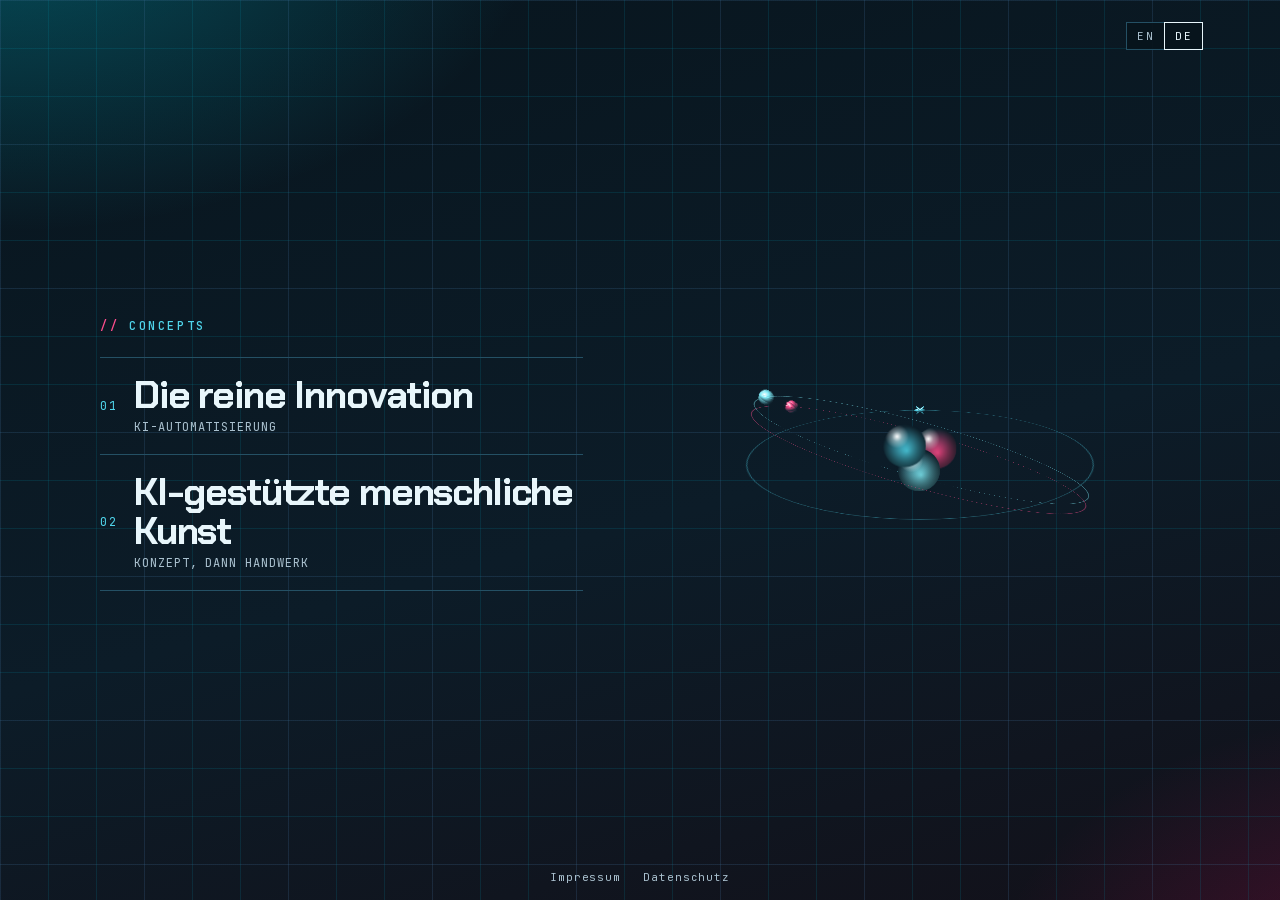
<file: index.html>
<!DOCTYPE html>
<html lang="de">
<head>
<meta charset="UTF-8">
<meta name="viewport" content="width=device-width, initial-scale=1">
<title>Concepts</title>
<meta name="description" content="Konzepte von Julian Geiss – Die reine Innovation: KI-Automatisierung. KI-gestützte menschliche Kunst.">
<meta property="og:type" content="website">
<meta property="og:title" content="Concepts">
<meta property="og:description" content="Konzepte von Julian Geiss – Die reine Innovation: KI-Automatisierung. KI-gestützte menschliche Kunst.">
<meta property="og:url" content="https://julianmika.github.io/Concepts/">
<meta property="og:image" content="https://julianmika.github.io/Concepts/og-image.png">
<meta property="og:image:width" content="1200">
<meta property="og:image:height" content="630">
<meta property="og:image:alt" content="Concepts – Die reine Innovation und KI-gestützte menschliche Kunst">
<meta name="twitter:card" content="summary_large_image">
<meta name="twitter:title" content="Concepts">
<meta name="twitter:description" content="Konzepte von Julian Geiss – Die reine Innovation: KI-Automatisierung. KI-gestützte menschliche Kunst.">
<meta name="twitter:image" content="https://julianmika.github.io/Concepts/og-image.png">
<link href="fonts/fonts.css" rel="stylesheet">
<style>
  html{color-scheme:dark}
  :root{
    --ink:#e8f6fb;--muted:#a9c0ce;--paper:#07141c;--line:#245064;
    --card:#102430;--teal:#4fd4ea;--mag:#ff4d8d;--cyan:#7eebf7;
    --head:"Chakra Petch","Segoe UI",system-ui,sans-serif;
    --mono:"JetBrains Mono",ui-monospace,Menlo,monospace;
  }
  *{box-sizing:border-box;margin:0;padding:0}
  html,body{min-height:100%;background:var(--paper);color:var(--ink)}
  body{
    min-height:100svh;font-family:var(--head);-webkit-font-smoothing:antialiased;
    display:grid;place-items:center;padding:12vh 6vw 11vh;overflow:hidden;
  }
  body::before{
    content:"";position:fixed;inset:-10%;z-index:0;pointer-events:none;
    background:
      radial-gradient(880px 520px at 8% 0%, rgba(0,194,216,.34) 0%, transparent 62%),
      radial-gradient(720px 480px at 100% 100%, rgba(224,18,106,.26) 0%, transparent 58%),
      linear-gradient(165deg,#07141c,#0c1c28 55%,#140e16);
    animation:drift 28s ease-in-out infinite alternate;
  }
  body::after{
    content:"";position:fixed;inset:0;z-index:0;pointer-events:none;
    background-image:
      linear-gradient(rgba(0,151,178,.16) 1px, transparent 1px),
      linear-gradient(90deg, rgba(0,151,178,.16) 1px, transparent 1px),
      linear-gradient(rgba(224,18,106,.08) 1px, transparent 1px),
      linear-gradient(90deg, rgba(224,18,106,.08) 1px, transparent 1px);
    background-size:48px 48px,48px 48px,144px 144px,144px 144px;
    animation:drift 36s ease-in-out infinite alternate-reverse;
  }
  @keyframes drift{from{transform:translate3d(0,0,0)}to{transform:translate3d(-2.2%,-1.4%,0)}}
  .lang{position:fixed;z-index:30;top:22px;right:6vw;display:flex}
  .lang button{
    font:inherit;font-family:var(--mono);font-size:11px;letter-spacing:.14em;text-transform:uppercase;
    color:var(--muted);background:rgba(7,20,28,.92);border:1px solid var(--line);
    padding:6px 10px;cursor:pointer;
  }
  .lang button+button{margin-left:-1px}
  .lang button.on{position:relative;z-index:1;color:var(--ink);border-color:var(--ink)}
  .lang button:focus-visible,.topics a:focus-visible{outline:2px solid var(--teal);outline-offset:3px}
  .home{
    position:relative;z-index:1;width:min(1080px,100%);
    display:grid;grid-template-columns:minmax(280px,1fr) minmax(280px,520px);
    gap:6vw;align-items:center;
  }
  h1{
    font-family:var(--mono);font-size:12px;letter-spacing:.22em;text-transform:uppercase;
    font-weight:500;color:var(--teal);margin-bottom:1.4rem;
  }
  h1::before{content:"// ";color:var(--mag)}
  .topics{list-style:none}
  .topics a{
    display:grid;grid-template-columns:auto 1fr;column-gap:16px;row-gap:4px;
    padding:1.15rem 0;border-top:1px solid var(--line);color:inherit;text-decoration:none;
  }
  .topics li:last-child a{border-bottom:1px solid var(--line)}
  .topics em{
    grid-row:1 / span 2;align-self:center;font-family:var(--mono);font-style:normal;
    font-size:12px;letter-spacing:.16em;color:var(--teal);
  }
  .topics strong{font-size:clamp(1.7rem,3vw,2.45rem);font-weight:700;letter-spacing:-.03em;line-height:1.02}
  .topics span{font-family:var(--mono);font-size:12px;letter-spacing:.08em;text-transform:uppercase;color:var(--muted)}
  .topics a:hover strong,.topics a:hover em{color:var(--mag)}
  .atom{
    width:min(100%,50vh,480px);aspect-ratio:1;margin-inline:auto;position:relative;
    perspective:900px;transform-style:preserve-3d;
  }
  .spin{
    position:absolute;inset:0;transform-style:preserve-3d;
    animation:tumble 26s ease-in-out infinite alternate;
  }
  @keyframes tumble{
    from{transform:rotateX(-14deg) rotateY(-22deg)}
    to{transform:rotateX(16deg) rotateY(26deg)}
  }
  .ring{position:absolute;inset:0;transform-style:preserve-3d;transform:rotateY(var(--y)) rotateX(var(--x))}
  .hoop,.track{
    position:absolute;left:12%;top:12%;width:76%;height:76%;border-radius:50%;
    transform-style:preserve-3d;
  }
  .hoop{border:1px solid color-mix(in srgb,var(--c) 42%,transparent)}
  .track{container-type:size;animation:ride var(--dur) linear infinite;animation-direction:var(--dir,normal)}
  @keyframes ride{to{transform:rotateZ(360deg)}}
  .track>b{
    position:absolute;left:50%;top:-6px;width:14px;height:14px;margin-left:-7px;
    transform-origin:7px calc(50cqb + 6px);transform:rotate(var(--a));
    transform-style:preserve-3d;background:none;
  }
  .r1{--x:72deg;--y:0deg;--dur:18s;--c:#4fd4ea}
  .r2{--x:72deg;--y:60deg;--dur:26s;--dir:reverse;--c:#ff4d8d}
  .r3{--x:72deg;--y:120deg;--dur:34s;--c:#7eebf7}
  .core{position:absolute;left:50%;top:50%;width:0;height:0;transform-style:preserve-3d}
  .core span{position:absolute;width:42px;height:42px;margin:-21px;transform-style:preserve-3d;transform:translate3d(var(--px),var(--py),var(--pz))}
  .core .n1{--px:-15px;--py:-9px;--pz:14px;--c:#4fd4ea}
  .core .n2{--px:16px;--py:-7px;--pz:-12px;--c:#ff4d8d}
  .core .n3{--px:-1px;--py:15px;--pz:2px;--c:#7eebf7}
  .body,.globe,.mer{position:absolute;inset:0;border-radius:50%;transform-style:preserve-3d}
  .body{
    background:
      radial-gradient(circle at 32% 28%,#fff 0%,rgba(255,255,255,.4) 12%,transparent 28%),
      radial-gradient(circle at 55% 62%,var(--c) 0%,#102430 70%);
    box-shadow:inset -8px -10px 14px rgba(0,0,0,.35);
  }
  .globe{animation:ballspin 28s linear infinite}
  @keyframes ballspin{to{transform:rotateY(360deg)}}
  .mer{
    background:radial-gradient(circle at 34% 30%,#fff 0%,var(--c) 28%,#102430 74%);
    transform:rotateY(var(--ry));
  }
  footer{
    position:fixed;z-index:5;left:0;right:0;bottom:16px;text-align:center;
    font-family:var(--mono);font-size:11px;letter-spacing:.08em;
  }
  footer a{color:var(--muted);text-decoration:none;margin:0 .45rem}
  footer a:hover{color:var(--ink)}
  @media (max-width:860px){
    body{overflow:auto;padding:84px 20px 88px;place-items:start center}
    .home{grid-template-columns:1fr;gap:28px}
    .atom{order:-1;width:min(100%,68vw,380px)}
    .lang{right:16px;top:max(12px,env(safe-area-inset-top))}
    footer{bottom:max(12px,env(safe-area-inset-bottom))}
  }
  @media (prefers-reduced-motion:reduce){
    body::before,body::after,.spin,.track,.globe{animation:none}
    .spin{transform:rotateX(18deg) rotateY(-32deg)}
  }
</style>
</head>
<body>
  <div class="lang" role="group">
    <button type="button" data-lang="en" aria-pressed="false">EN</button>
    <button type="button" data-lang="de" aria-pressed="true">DE</button>
  </div>
  <main class="home">
    <div>
      <h1>Concepts</h1>
      <ul class="topics">
        <li>
          <a href="die-reine-innovation/index.html">
            <em>01</em>
            <strong data-i18n="t1">Die reine Innovation</strong>
            <span data-i18n="d1">KI-Automatisierung</span>
          </a>
        </li>
        <li>
          <a href="ai-powered-human-art/index.html">
            <em>02</em>
            <strong data-i18n="t2">KI-gestützte menschliche Kunst</strong>
            <span data-i18n="d2">Konzept, dann Handwerk</span>
          </a>
        </li>
      </ul>
    </div>
    <div class="atom" aria-hidden="true">
      <div class="spin">
        <div class="ring r1"></div>
        <div class="ring r2"></div>
        <div class="ring r3"></div>
        <div class="core"><span class="n1"></span><span class="n2"></span><span class="n3"></span></div>
      </div>
    </div>
  </main>
<script>
  var copy = {
    de: {
      t1: 'Die reine Innovation', d1: 'KI-Automatisierung',
      t2: 'KI-gestützte menschliche Kunst', d2: 'Konzept, dann Handwerk'
    },
    en: {
      t1: 'The pure innovation', d1: 'AI automation',
      t2: 'AI powered human art', d2: 'Concept, then craft'
    }
  };
  function apply(next) {
    var lang = next === 'en' ? 'en' : 'de';
    var pack = copy[lang];
    document.documentElement.lang = lang;
    document.querySelectorAll('[data-i18n]').forEach(function (el) {
      if (pack[el.dataset.i18n]) el.textContent = pack[el.dataset.i18n];
    });
    document.querySelectorAll('.lang button').forEach(function (b) {
      var on = b.dataset.lang === lang;
      b.classList.toggle('on', on);
      b.setAttribute('aria-pressed', on ? 'true' : 'false');
    });
    try { localStorage.setItem('konzept-lang', lang); } catch (err) {}
  }
  document.querySelectorAll('.lang button').forEach(function (b) {
    b.addEventListener('click', function () { apply(b.dataset.lang); });
  });
  var saved = 'de';
  try { saved = localStorage.getItem('konzept-lang') === 'en' ? 'en' : 'de'; } catch (err) {}
  apply(saved);
  function makeBall(el) {
    var body = document.createElement('i');
    body.className = 'body';
    el.appendChild(body);
  }
  document.querySelectorAll('.core span').forEach(makeBall);
  document.querySelectorAll('.ring').forEach(function (ring) {
    var hoop = document.createElement('div');
    hoop.className = 'hoop';
    ring.appendChild(hoop);
    var track = document.createElement('div');
    track.className = 'track';
    var ball = document.createElement('b');
    ball.style.setProperty('--a', '0deg');
    track.appendChild(ball);
    var globe = document.createElement('span');
    globe.className = 'globe';
    for (var n = 0; n < 4; n++) {
      var slice = document.createElement('i');
      slice.className = 'mer';
      slice.style.setProperty('--ry', (n * 45) + 'deg');
      globe.appendChild(slice);
    }
    ball.appendChild(globe);
    ring.appendChild(track);
  });
</script>
<footer><a id="lg-imp" data-p="" href="impressum.html">Impressum</a> <a id="lg-priv" href="datenschutz.html">Datenschutz</a></footer><script>(function(){function L(){var l="de";try{l=localStorage.getItem("konzept-lang")==="en"?"en":"de"}catch(e){}var a=document.getElementById("lg-imp"),b=document.getElementById("lg-priv"),p=a.dataset.p;if(l==="en"){a.href=p+"legal-notice.html";a.textContent="Legal Notice";b.href=p+"privacy.html";b.textContent="Privacy Policy"}else{a.href=p+"impressum.html";a.textContent="Impressum";b.href=p+"datenschutz.html";b.textContent="Datenschutz"}}L();document.addEventListener("click",function(){setTimeout(L,0)},true)})();</script>
</body>
</html>
</file>
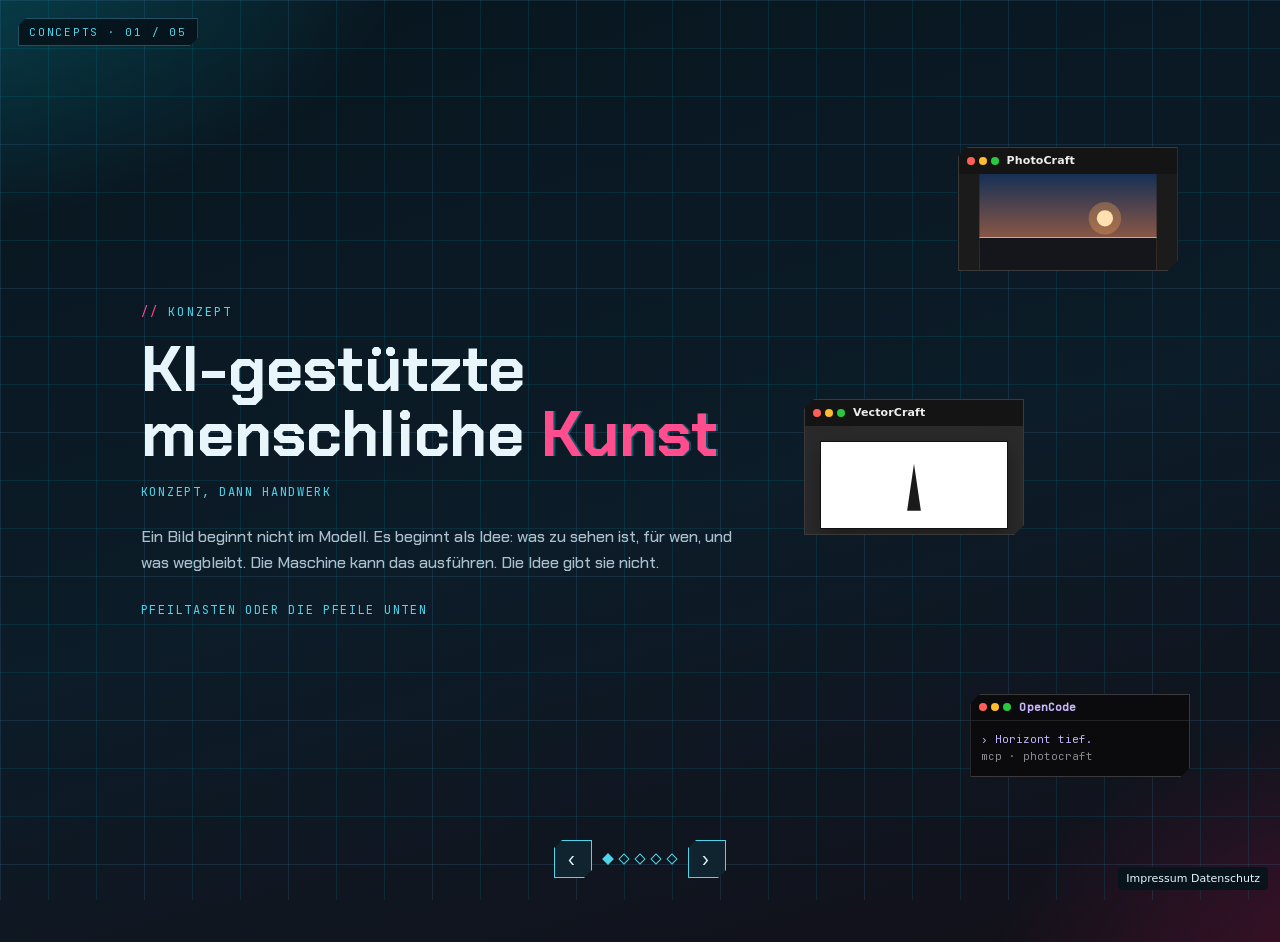
<file: ai-powered-human-art/index.html>
<!DOCTYPE html>
<html lang="de">
<head>
<meta charset="UTF-8">
<meta name="viewport" content="width=device-width, initial-scale=1">
<title>Konzept – KI-gestützte menschliche Kunst</title>
<meta name="description" content="Ein Konzept zur KI-gestützten menschlichen Kunst von Julian Geiss. ArtCraft, geführt über MCP aus Cursor, Claude oder OpenCode.">
<meta property="og:type" content="website">
<meta property="og:title" content="KI-gestützte menschliche Kunst">
<meta property="og:description" content="Das Konzept bleibt beim Menschen. Cursor, Claude oder OpenCode trägt es über MCP nach ArtCraft.">
<meta property="og:url" content="https://julianmika.github.io/Concepts/ai-powered-human-art/">
<meta property="og:image" content="https://julianmika.github.io/Concepts/og-image.png">
<meta property="og:image:width" content="1200">
<meta property="og:image:height" content="630">
<meta property="og:image:alt" content="Concepts – Die reine Innovation und KI-gestützte menschliche Kunst">
<meta name="twitter:card" content="summary_large_image">
<meta name="twitter:title" content="KI-gestützte menschliche Kunst">
<meta name="twitter:description" content="Das Konzept bleibt beim Menschen. Cursor, Claude oder OpenCode trägt es über MCP nach ArtCraft.">
<meta name="twitter:image" content="https://julianmika.github.io/Concepts/og-image.png">
<link href="../fonts/fonts.css" rel="stylesheet">
<style>
  :root{
    --ink:#e8f6fb;--muted:#a9c0ce;--line:#245064;--paper:#07141c;--card:#102430;
    --wash:#123842;--teal:#4fd4ea;--mag:#ff4d8d;--cyan:#7eebf7;
    --head:"Chakra Petch","Segoe UI",system-ui,sans-serif;
    --mono:"JetBrains Mono",ui-monospace,Menlo,monospace;
    --ui:"Segoe UI","Helvetica Neue",system-ui,sans-serif;
    --ps:#1e1e1e;--ps2:#141414;--ps3:#2a2a2a;--ps4:#323232;
  }
  *{box-sizing:border-box;margin:0;padding:0}
  html{color-scheme:dark}
  html,body{height:100%;background:var(--paper);color:var(--ink)}
  body{font-family:var(--head);-webkit-font-smoothing:antialiased;overflow:hidden}
  body::before{
    content:"";position:fixed;inset:-10%;z-index:0;pointer-events:none;
    background:
      radial-gradient(880px 520px at 0% 0%, rgba(0,194,216,.34) 0%, transparent 62%),
      radial-gradient(720px 480px at 100% 100%, rgba(224,18,106,.26) 0%, transparent 58%),
      linear-gradient(165deg,#07141c,#0c1c28 55%,#140e16);
    animation:drift 28s ease-in-out infinite alternate;
  }
  body::after{
    content:"";position:fixed;inset:0;z-index:0;pointer-events:none;
    background-image:
      linear-gradient(rgba(0,151,178,.16) 1px, transparent 1px),
      linear-gradient(90deg, rgba(0,151,178,.16) 1px, transparent 1px),
      linear-gradient(rgba(224,18,106,.08) 1px, transparent 1px),
      linear-gradient(90deg, rgba(224,18,106,.08) 1px, transparent 1px);
    background-size:48px 48px,48px 48px,144px 144px,144px 144px;
    animation:drift 36s ease-in-out infinite alternate-reverse;
  }
  @keyframes drift{from{transform:translate3d(0,0,0)}to{transform:translate3d(-2.2%,-1.4%,0)}}
  .hud{position:fixed;z-index:10;top:18px;left:18px;font-family:var(--mono);font-size:11px;letter-spacing:.16em;color:var(--teal);text-transform:uppercase;background:rgba(7,20,28,.92);padding:6px 10px;border:1px solid var(--line);clip-path:polygon(8px 0,100% 0,100% calc(100% - 8px),calc(100% - 8px) 100%,0 100%,0 8px)}
  .hud a{color:inherit;text-decoration:none}
  .hud a:hover{color:var(--mag)}
  .nav button:focus-visible,.dots button:focus-visible{outline:2px solid var(--teal);outline-offset:3px}
  .deck{height:100%;height:100svh;position:relative;z-index:1}
  .slide{position:absolute;inset:0;display:grid;grid-template-columns:minmax(260px,440px) minmax(0,1fr);align-items:center;gap:4vw;padding:12vh 5vw 14vh 6vw;opacity:0;visibility:hidden;pointer-events:none}
  .slide.on{opacity:1;visibility:visible;pointer-events:auto}
  .slide.title{grid-template-columns:1fr;padding-left:11vw;overflow:hidden}
  .kicker{font-family:var(--mono);font-size:12px;letter-spacing:.18em;color:var(--teal);text-transform:uppercase;margin-bottom:14px}
  .kicker::before{content:"// ";color:var(--mag)}
  h1{font-size:clamp(2.4rem,5vw,4.4rem);font-weight:700;line-height:1.02;max-width:14ch}
  h2{font-size:clamp(1.7rem,3vw,2.5rem);font-weight:700;line-height:1.1;margin-bottom:12px;max-width:16ch}
  h1 em,h2 em,.close em{font-style:normal;color:var(--mag);text-shadow:2px 0 0 rgba(0,194,216,.35)}
  .deckline{margin-top:16px;font-family:var(--mono);font-size:12px;letter-spacing:.2em;text-transform:uppercase;color:var(--teal)}
  .lead,.copy p{max-width:38em;font-size:clamp(1rem,1.25vw,1.12rem);font-weight:400;line-height:1.6;color:var(--muted)}
  .copy .kicker{font-family:var(--mono);font-size:12px;letter-spacing:.18em;text-transform:uppercase;font-weight:400;color:var(--teal)}
  .copy .deckline,.copy .hint{font-family:var(--mono);font-size:12px;letter-spacing:.14em;text-transform:uppercase;font-weight:400;color:var(--teal)}
  .copy .close{font-size:clamp(1.35rem,2.2vw,1.8rem);font-weight:700;line-height:1.2;color:var(--ink)}
  #stage4.run[data-face="pc"] .lay.curves{animation:fade .35s ease .65s both}
  .lead{margin-top:22px}
  .hint{margin-top:26px;font-family:var(--mono);font-size:12px;letter-spacing:.08em;color:var(--teal)}
  .copy p b{color:var(--ink);font-weight:600}
  .close{margin-top:18px;font-size:clamp(1.35rem,2.2vw,1.8rem);font-weight:700;line-height:1.2;color:var(--ink)}
  .copy{position:relative;z-index:1}
  figure{min-width:0;position:relative;z-index:1}
  figcaption{margin-top:14px;font-family:var(--mono);font-size:12px;line-height:1.45;color:var(--muted);max-width:46em}
  .nav{position:fixed;z-index:20;left:50%;bottom:22px;transform:translateX(-50%);display:flex;align-items:center;gap:12px}
  .legal-links{position:fixed;z-index:20;right:12px;bottom:10px;font:11px/1.4 system-ui,sans-serif;background:rgba(7,20,28,.92);padding:4px 8px;border-radius:4px}
  .legal-links a{color:inherit;text-decoration:none}
  .nav>button{width:38px;height:38px;padding:0;font-family:var(--mono);font-size:18px;letter-spacing:.12em;color:var(--ink);background:var(--card);border:1px solid var(--teal);cursor:pointer;clip-path:polygon(8px 0,100% 0,100% calc(100% - 8px),calc(100% - 8px) 100%,0 100%,0 8px)}
  .dots{display:flex;gap:8px}
  .dots button{width:8px;height:8px;padding:0;border-radius:0;transform:rotate(45deg);border:1px solid var(--teal);background:transparent;cursor:pointer}
  .dots button.on{background:var(--teal)}
  .now{font-family:var(--mono);font-size:.95rem;line-height:1.4;color:var(--ink);min-height:2.8em;margin-bottom:12px;font-weight:500;border-left:3px solid var(--cyan);padding-left:10px}
  .floaters{position:absolute;inset:0;pointer-events:none;z-index:0}
  .floater{position:absolute;width:220px;animation:floaty 8s ease-in-out infinite alternate}
  .floater:nth-child(1){right:8%;top:14%}
  .floater:nth-child(2){right:20%;top:42%;animation-delay:-3s}
  .floater:nth-child(3){right:7%;bottom:16%;animation-delay:-5s}
  @keyframes floaty{from{transform:translateY(0) rotate(-2deg)}to{transform:translateY(-16px) rotate(2deg)}}
  .win{background:#1b1b1b;color:#e6e6e6;border:1px solid #3a3a3a;overflow:hidden;font-family:var(--ui);font-size:11px;line-height:1.35;clip-path:polygon(10px 0,100% 0,100% calc(100% - 10px),calc(100% - 10px) 100%,0 100%,0 10px);box-shadow:4px 4px 0 rgba(0,151,178,.45)}
  .floater .win{box-shadow:0 14px 30px rgba(0,0,0,.55);min-height:0}
  .bar{height:26px;display:flex;align-items:center;gap:8px;padding:0 8px;background:#141414;color:#eee;font-weight:650}
  .bar b{font-weight:650;letter-spacing:.01em}
  .lights{display:flex;gap:4px}
  .lights i{width:8px;height:8px;border-radius:50%;display:block}
  .lights i:nth-child(1){background:#ff5f57}
  .lights i:nth-child(2){background:#febc2e}
  .lights i:nth-child(3){background:#28c840}
  .ico{width:15px;height:15px;display:block}
  .tools{display:flex;flex-direction:column;gap:2px;padding:4px;background:#252526}
  .tool{width:26px;height:26px;display:grid;place-items:center;color:#d0d0d0;border-radius:3px}
  .tool.on{background:#094771;color:#fff;box-shadow:inset 0 0 0 1px #0078d4}
  .vc .tool.on{background:#ff9a00;color:#1a1a1a;box-shadow:none}
  .opts{height:28px;display:flex;align-items:center;gap:14px;padding:0 10px;background:#2d2d2d;color:#c8c8c8;font-size:10px}
  .opts u{text-decoration:none;border:1px solid #555;padding:1px 6px;border-radius:2px;color:#eee}
  .pcgrid{display:grid;grid-template-columns:34px 1fr 112px;grid-template-rows:26px 28px minmax(168px,1fr);min-height:280px;background:#1e1e1e}
  .pcgrid .bar{grid-column:1 / -1}
  .pcgrid .tools{grid-column:1;grid-row:2 / span 2}
  .pcgrid .opts{grid-column:2 / -1;grid-row:2}
  .stage{grid-column:2;grid-row:3;background:#3a3a3a;display:grid;place-items:center;padding:12px;min-width:0}
  .doc{width:100%;height:100%;min-height:140px;position:relative;overflow:hidden;background:
    linear-gradient(45deg,#cfcfcf 25%,transparent 25%),linear-gradient(-45deg,#cfcfcf 25%,transparent 25%),
    linear-gradient(45deg,transparent 75%,#cfcfcf 75%),linear-gradient(-45deg,transparent 75%,#cfcfcf 75%);
    background-size:14px 14px;background-position:0 0,0 7px,7px -7px,-7px 0;background-color:#f2f2f2}
  .scene{width:100%;height:100%;display:block}
  .side{grid-column:3;grid-row:3;background:#252526;border-left:1px solid #111;padding:6px;display:flex;flex-direction:column;gap:6px;min-width:0}
  .panel h3{font-size:10px;letter-spacing:.08em;text-transform:uppercase;color:#bbb;font-weight:650;margin-bottom:4px}
  .hist{height:36px;display:flex;align-items:flex-end;gap:2px;background:#1a1a1a;padding:4px}
  .hist i{flex:1;height:var(--h);background:linear-gradient(#9ad,#fff);transform-origin:bottom;transform:scaleY(1)}
  .layers{list-style:none;display:flex;flex-direction:column;gap:2px}
  .layers li{display:grid;grid-template-columns:12px 16px 1fr;gap:4px;align-items:center;padding:3px 4px;background:#2a2a2a;color:#ddd}
  .layers li.on{background:#094771;color:#fff}
  .layers li.hide{display:none}
  .eye{width:8px;height:8px;border:1px solid #aaa;border-radius:50%}
  .thumb{width:16px;height:12px;background:#555;border:1px solid #111}
  .thumb.sky{background:linear-gradient(#163056,#c46b3c)}
  .thumb.curve{background:#1a1a1a;position:relative}
  .thumb.curve::after{content:"";position:absolute;left:1px;right:1px;top:7px;height:1px;background:#7ee;transform:rotate(-18deg)}
  .thumb.type{background:#111;color:#fff;font-size:8px;line-height:12px;text-align:center;font-family:var(--mono)}
  .pc.show-curves .lay.curves{display:grid}
  .pc.show-type .lay.type{display:grid}
  .lay.curves,.lay.type{display:none}
  .pc.show-scene .doc{background:#14161c}
  .pc.show-scene .doc .scene{display:block}
  .doc .scene.built{display:none}
  .pc.show-scene .doc .scene.built{display:block}
  .emptycap{position:absolute;inset:0;display:grid;place-items:center;color:#666;font-family:var(--mono);font-size:10px;letter-spacing:.14em}
  .pc.show-scene .emptycap{display:none}
  .split{display:grid;grid-template-columns:minmax(150px,190px) minmax(0,1fr);gap:14px;align-items:center}
  .notes{display:grid;gap:8px}
  .note{background:var(--card);border:1px solid var(--line);padding:8px 10px;clip-path:polygon(8px 0,100% 0,100% calc(100% - 8px),calc(100% - 8px) 100%,0 100%,0 8px);opacity:0;transform:translateY(10px)}
  .note.in{opacity:1;transform:none;transition:opacity .4s ease,transform .4s ease}
  .note b{display:block;font-family:var(--mono);font-size:10px;letter-spacing:.14em;text-transform:uppercase;color:var(--teal)}
  .note span{display:block;margin-top:3px;color:var(--ink);font-size:.92rem}
  .stagebox{min-height:300px}
  .stagebox>.face{display:none;min-height:300px}
  #tools[data-face="cursor"]>.face.cursor{display:grid}
  #stage4[data-face="cursor"]>.face.cursor{display:block}
  #tools[data-face="claude"]>.face.claude{display:flex}
  #tools[data-face="oc"]>.face.oc{display:flex}
  #stage4[data-face="pc"]>.face.pc,#stage4[data-face="vc"]>.face.vc,#stage4[data-face="dc"]>.face.dc{display:block}
  #stage4 .mark{stroke-dasharray:1}
  .floater .scene{height:96px}
  .cursor{display:grid;grid-template-columns:36px 112px minmax(0,1fr) minmax(150px,220px);grid-template-rows:26px minmax(200px,1fr);background:#1e1e1e;min-height:300px;width:100%}
  .cursor>.bar{grid-column:1 / -1;grid-row:1}
  .cursor>.act{grid-column:1;grid-row:2}
  .cursor>.files{grid-column:2;grid-row:2}
  .cursor>.editor{grid-column:3;grid-row:2}
  .cursor>.agent{grid-column:4;grid-row:2}
  .act{grid-row:2;background:#181818;display:flex;flex-direction:column;align-items:center;gap:10px;padding-top:8px}
  .act i{width:16px;height:16px;border:1.5px solid #858585;border-radius:3px}
  .act i.on{border-color:#3794ff;background:#3794ff}
  .files{grid-row:2;background:#181818;border-right:1px solid #111;padding:8px 8px;color:#ccc}
  .files b{display:block;font-size:10px;letter-spacing:.08em;color:#bbb;margin-bottom:6px}
  .files span{display:block;padding:3px 4px;border-radius:3px}
  .files .on{background:#094771;color:#fff}
  .editor{grid-row:2;background:#1e1e1e;min-width:0;padding:0}
  .tab{height:26px;display:flex;align-items:center;padding:0 10px;background:#1e1e1e;color:#fff;border-top:1px solid #3794ff;border-right:1px solid #111;width:max-content;font-size:11px}
  .editor pre{padding:10px 12px;color:#d4d4d4;font-family:var(--mono);font-size:11px;line-height:1.55;white-space:pre-wrap}
  .editor .cm{color:#6a9955}
  .agent{grid-row:2;background:#181818;border-left:1px solid #111;padding:8px;display:flex;flex-direction:column;gap:8px}
  .agent .who{font-size:10px;letter-spacing:.12em;text-transform:uppercase;color:#3794ff}
  .bubble,.claude .you,.claude .ai,.oc .term,.agent{min-width:0}
  .bubble,.claude .you,.oc .term{overflow-wrap:anywhere}
  .bubble{background:#252526;border:1px solid #333;padding:6px 8px;color:#eee;min-height:2.6em}
  #tools>.face{width:100%}
  .follow{color:#9cdcfe;font-size:11px;opacity:0}
  .follow.show{opacity:1}
  .caret{display:inline-block;width:7px;height:.9em;background:#fff;margin-left:1px;vertical-align:-1px;animation:blink 1s steps(1) infinite}
  .caret.off{display:none}
  @keyframes blink{50%{opacity:0}}
  .claude{flex-direction:column;background:#26241f;color:#f3efe6;min-height:300px}
  .claude .bar{background:#1c1b17;color:#f3efe6}
  .claude .log{padding:12px;display:flex;flex-direction:column;gap:10px;flex:1}
  .claude .you{align-self:flex-end;max-width:92%;background:#3a342c;padding:8px 10px;border-radius:8px}
  .claude .ai{max-width:92%}
  .claude .nm{display:block;font-size:10px;letter-spacing:.12em;text-transform:uppercase;color:#e8a087;margin-bottom:3px}
  .claude .you .nm{color:#a39890;text-align:right}
  .oc{flex-direction:column;background:#0b0b0d;color:#e8e8ee;font-family:var(--mono);min-height:300px}
  .oc .bar{background:#0b0b0d;border-bottom:1px solid #222;color:#c4b5fd}
  .oc .term{padding:12px;font-size:12px;line-height:1.6;flex:1}
  .oc .pr{color:#c4b5fd}
  .oc .dim{color:#8a8a93}
  .toolrow{display:flex;gap:8px;align-items:center;background:#094771;color:#fff;padding:6px 8px;font-family:var(--mono);font-size:11px}
  .toolrow i{width:8px;height:8px;border-radius:50%;background:#7ee787;flex:none}
  .vcgrid{display:grid;grid-template-columns:34px 1fr 118px;grid-template-rows:26px 28px minmax(168px,1fr);min-height:300px;background:#1e1e1e}
  .vcgrid .bar{grid-column:1 / -1}
  .vcgrid .tools{grid-column:1;grid-row:2 / span 2}
  .vcgrid .opts{grid-column:2 / -1;grid-row:2}
  .paste{grid-column:2;grid-row:3;background:#2a2a2a;display:grid;place-items:center;padding:16px}
  .board{width:min(100%,280px);height:78%;background:#fff;box-shadow:0 0 0 1px #111,0 8px 20px rgba(0,0,0,.35);position:relative}
  .board svg{width:100%;height:100%}
  .appear{grid-column:3;grid-row:3;background:#252526;border-left:1px solid #111;padding:8px;color:#ddd}
  .appear h3{font-size:10px;letter-spacing:.08em;text-transform:uppercase;color:#ff9a00;margin-bottom:6px}
  .appear p{display:flex;justify-content:space-between;gap:6px;padding:4px 0;border-top:1px solid #3a3a3a;font-family:var(--mono);font-size:10px}
  .swatch{width:12px;height:12px;background:#1a1a1a;border:1px solid #fff;display:inline-block}
  .dc{display:flex;flex-direction:column;min-height:300px;background:#3a3a3a}
  .dc .bar{background:#2b2b2b}
  .desk{flex:1;display:grid;place-items:center;padding:14px;background:
    linear-gradient(#4a4a4a,#3a3a3a)}
  .spread{width:min(100%,520px);display:grid;grid-template-columns:1fr 1fr;gap:10px;filter:drop-shadow(0 10px 16px rgba(0,0,0,.35))}
  .page{background:#f7f4ee;color:#1c1c1c;min-height:190px;padding:14px 12px;position:relative}
  .page::before{content:"";position:absolute;inset:8px;border:1px solid rgba(232,90,173,.55);pointer-events:none}
  .headline{font-family:var(--head);font-weight:700;letter-spacing:.14em;font-size:18px;margin:6px 4px 8px}
  .cols{display:grid;grid-template-columns:1fr 1fr;gap:8px;padding:0 4px}
  .cols i{display:block;height:3px;margin:0 0 5px;background:#d9d3c8}
  .frame{margin:8px 4px;height:120px;background:#14161c;border:1px solid #1c1c1c;overflow:hidden}
  .frame .scene{height:120px}
  .dock{margin-top:8px;background:#181818;border:1px solid #333;padding:8px 10px;display:grid;grid-template-columns:64px 1fr;gap:8px;align-items:start}
  .dock b{font-family:var(--mono);font-size:10px;letter-spacing:.14em;color:#3794ff}
  .dock p{color:#eee;font-family:var(--mono);font-size:12px;min-height:1.4em}
  .scene .word{font-family:var(--mono);font-size:11px;letter-spacing:.18em;fill:#f4efe6}
  .markg{transform-origin:37px 98px;transition:transform .9s cubic-bezier(.2,.7,.2,1)}
  .scene.near .markg{transform:translate(70px,8px) scale(1.9)}
  .scene.far .markg{transform:none}
  #stage4 .sky,#stage4 .ground,#stage4 .horizon,#stage4 .sun,#stage4 .glow,#stage4 .anchors,#stage4 .frame .scene,#stage4 .headline{opacity:1}
  #stage4.run[data-face="pc"] .sky,#stage4.run[data-face="pc"] .ground{animation:fade .4s ease both}
  #stage4.run[data-face="pc"] .horizon{transform-origin:left center;animation:growX .7s ease .12s both}
  #stage4.run[data-face="pc"] .sun,#stage4.run[data-face="pc"] .glow{animation:fade .45s ease .45s both}
  #stage4.run[data-face="pc"] .hist i{animation:rise .45s ease .2s both;transform-origin:bottom}
  #stage4.run[data-face="vc"] .mark{animation:draw 1.2s ease both}
  #stage4.run[data-face="vc"] .anchors{animation:fade .3s ease .25s both}
  #stage4.run[data-face="dc"] .frame .scene{animation:fade .6s ease .2s both}
  #stage4.run[data-face="dc"] .headline{animation:fade .4s ease .55s both}
  @keyframes fade{from{opacity:0}to{opacity:1}}
  @keyframes growX{from{transform:scaleX(0)}to{transform:scaleX(1)}}
  @keyframes rise{from{transform:scaleY(0)}to{transform:scaleY(1)}}
  @keyframes draw{from{stroke-dashoffset:1;fill:transparent}65%{stroke-dashoffset:0;fill:transparent}to{stroke-dashoffset:0;fill:#1a1a1a}}
  @media (max-width:860px){
    .hud{top:max(10px,env(safe-area-inset-top));left:12px;max-width:calc(100% - 24px);letter-spacing:.08em;font-size:10px}
    .slide,.slide.title{grid-template-columns:1fr;align-content:start;padding:64px 16px calc(92px + env(safe-area-inset-bottom));gap:12px;overflow:auto}
    .floaters{display:none}
    h1{font-size:2.05rem;max-width:none}
    h2{font-size:1.35rem;max-width:none}
    figure{display:flex;flex-direction:column}
    figure .now{order:0}
    figcaption{order:1;margin:0 0 10px}
    figure .split,figure .stagebox,figure>.win,figure .dock{order:2}
    .split{grid-template-columns:1fr}
    .pcgrid,.vcgrid{grid-template-columns:28px 1fr 92px}
    .cursor{grid-template-columns:28px minmax(0,1fr);grid-template-rows:26px auto auto}
    .files{display:none}
    .cursor>.act{grid-column:1;grid-row:2 / span 2}
    .cursor>.editor{grid-column:2;grid-row:2}
    .cursor>.agent{grid-column:1 / -1;grid-row:3}
    .layers li{grid-template-columns:10px 1fr;font-size:10px}
    .thumb{display:none}
    .legal-links{bottom:64px}
    .deck::after{content:"";position:fixed;z-index:9;top:0;left:0;right:0;height:calc(52px + env(safe-area-inset-top));pointer-events:none;background:linear-gradient(var(--paper) 62%, rgba(7,20,28,0))}
    .nav{bottom:max(10px,env(safe-area-inset-bottom));gap:6px}
    .nav>button{width:44px;height:44px}
    .dots{gap:2px}
    .dots button{width:36px;height:36px;border-color:transparent;background:transparent;transform:none}
    .dots button::before{content:"";display:block;width:8px;height:8px;margin:13px auto 0;transform:rotate(45deg);border:1px solid var(--teal);background:transparent}
    .dots button.on{background:transparent}
    .dots button.on::before{background:var(--teal)}
    .now{min-height:0}
  }
  @media (prefers-reduced-motion:reduce){
    body::before,body::after,.floater,.note,.markg,.caret{animation:none !important;transition:none !important}
    #stage4.run[data-face] .sky,#stage4.run[data-face] .ground,#stage4.run[data-face] .horizon,
    #stage4.run[data-face] .sun,#stage4.run[data-face] .glow,#stage4.run[data-face] .hist i,
    #stage4.run[data-face] .mark,#stage4.run[data-face] .anchors,#stage4.run[data-face] .frame .scene,
    #stage4.run[data-face] .headline{animation:none !important}
  }
</style>
</head>
<body>
<svg width="0" height="0" hidden>
  <symbol id="i-move" viewBox="0 0 16 16"><path d="M8 1.5v13M1.5 8h13M8 1.5L6 3.5M8 1.5l2 2M8 14.5L6 12.5M8 14.5l2-2M1.5 8L3.5 6M1.5 8l2 2M14.5 8L12.5 6M14.5 8l-2 2" fill="none" stroke="currentColor" stroke-width="1.2"/></symbol>
  <symbol id="i-marquee" viewBox="0 0 16 16"><rect x="2.5" y="2.5" width="11" height="11" fill="none" stroke="currentColor" stroke-width="1.2" stroke-dasharray="2 1.4"/></symbol>
  <symbol id="i-lasso" viewBox="0 0 16 16"><path d="M3 10.5c.2-4 2.8-7 6-6.2 2.6.6 3.8 3 3 5.6-.9 2.8-4 3.6-6.1 2.2" fill="none" stroke="currentColor" stroke-width="1.2"/></symbol>
  <symbol id="i-brush" viewBox="0 0 16 16"><path d="M3 13.2c1.8-.6 2.6-3.2 3.6-6.2L12.2 2.4l1.4 1.4-5.4 4.8c-2.4.8-4.4 2.2-5.2 4.6z" fill="currentColor"/></symbol>
  <symbol id="i-type" viewBox="0 0 16 16"><path d="M3 3.2h10M8 3.2v9.6M5.2 12.8h5.6" fill="none" stroke="currentColor" stroke-width="1.3"/></symbol>
  <symbol id="i-pen" viewBox="0 0 16 16"><path d="M2.2 13.8l3-1.1L13.2 3.6 12.4 2.2 4.2 11.2z" fill="currentColor"/></symbol>
  <symbol id="i-select" viewBox="0 0 16 16"><path d="M3 2.2l7.6 5.6-3 .5L9.8 13l-1.5.7-2-3.8L3.2 11z" fill="currentColor"/></symbol>
  <symbol id="i-frame" viewBox="0 0 16 16"><rect x="2.2" y="3" width="11.6" height="10" fill="none" stroke="currentColor" stroke-width="1.2"/><path d="M2.4 11.2l3.2-2.8 2.3 1.8 1.8-2L13.6 11" fill="none" stroke="currentColor" stroke-width="1.1"/></symbol>
</svg>

<div class="hud"><a href="../index.html">Concepts</a> · <span id="hudIdx">01 / 05</span></div>

<main class="deck" id="deck">
  <section class="slide title on">
    <div class="floaters" aria-hidden="true">
      <div class="floater"><div class="win mini pc">
        <div class="bar"><span class="lights"><i></i><i></i><i></i></span><b>PhotoCraft</b></div>
        <svg class="scene" viewBox="0 0 240 130"><rect width="240" height="130" fill="url(#gF)"/><rect y="86" width="240" height="44" fill="#14161c"/><line x1="0" y1="86" x2="240" y2="86" stroke="#f2d3b0"/><circle cx="170" cy="60" r="22" fill="#ffb15a" opacity=".3"/><circle cx="170" cy="60" r="11" fill="#ffe0b0"/></svg>
      </div></div>
      <div class="floater"><div class="win mini vc">
        <div class="bar"><span class="lights"><i></i><i></i><i></i></span><b>VectorCraft</b></div>
        <div class="paste" style="height:108px"><div class="board" style="height:86px"><svg viewBox="0 0 240 150"><path d="M108 120 L120 38 L132 120 Z" fill="#1a1a1a"/></svg></div></div>
      </div></div>
      <div class="floater"><div class="win mini oc">
        <div class="bar"><span class="lights"><i></i><i></i><i></i></span><b>OpenCode</b></div>
        <div class="term" style="padding:10px;font-family:var(--mono);font-size:11px;background:#0b0b0d;color:#e8e8ee"><div style="color:#c4b5fd">› <span data-i18n="sentenceShort">Horizont tief.</span></div><div style="color:#8a8a93">mcp · photocraft</div></div>
      </div></div>
    </div>
    <div class="copy">
      <p class="kicker" data-i18n="kicker">Konzept</p>
      <h1 data-i18n-html="h1">KI-gestützte menschliche <em>Kunst</em></h1>
      <p class="deckline" data-i18n="deck">Konzept, dann Handwerk</p>
      <p class="lead" data-i18n="lead">Ein Bild beginnt nicht im Modell. Es beginnt als Idee: was zu sehen ist, für wen, und was wegbleibt. Die Maschine kann das ausführen. Die Idee gibt sie nicht.</p>
      <p class="hint" data-i18n="hint">Pfeiltasten oder die Pfeile unten</p>
    </div>
  </section>

  <section class="slide">
    <div class="copy">
      <p class="kicker" data-i18n="s2k">02 — Die Idee</p>
      <h2 data-i18n-html="s2h">Die Idee <em>bleibt</em> beim Menschen.</h2>
      <p data-i18n-html="s2p">Bevor etwas gezeichnet wird, steht der Begriff fest. Motiv, Stimmung, was weggelassen wird. <b>ArtCraft bekommt diese Entscheidung.</b> Es erfindet sie nicht.</p>
    </div>
    <figure>
      <p class="now" id="now2"></p>
      <div class="split">
        <div class="notes" id="notes2">
          <div class="note"><b data-i18n="motif">Motiv</b><span data-i18n="noteMotif">Horizont tief, Sonne als Scheibe</span></div>
          <div class="note"><b data-i18n="mood">Stimmung</b><span data-i18n="noteMood">Warm, weit, still</span></div>
          <div class="note"><b data-i18n="omit">Weglassen</b><span data-i18n="noteOmit">Kein Detail, der Raum bleibt leer</span></div>
        </div>
        <div class="win pc" id="pc2">
          <div class="pcgrid">
            <div class="bar"><span class="lights"><i></i><i></i><i></i></span><b>PhotoCraft</b><span>untitled</span></div>
            <div class="tools">
              <span class="tool on"><svg class="ico"><use href="#i-move"/></svg></span>
              <span class="tool"><svg class="ico"><use href="#i-marquee"/></svg></span>
              <span class="tool"><svg class="ico"><use href="#i-lasso"/></svg></span>
              <span class="tool"><svg class="ico"><use href="#i-brush"/></svg></span>
              <span class="tool"><svg class="ico"><use href="#i-type"/></svg></span>
              <span class="tool"><svg class="ico"><use href="#i-pen"/></svg></span>
            </div>
            <div class="opts"><span>Size <u>24 px</u></span><span>Opacity <u>100%</u></span></div>
            <div class="stage"><div class="doc"><span class="emptycap">RGB / 8</span></div></div>
            <div class="side">
              <div class="panel"><h3>Layers</h3>
                <ul class="layers"><li class="on"><i class="eye"></i><i class="thumb"></i><span>Background</span></li></ul>
              </div>
            </div>
          </div>
        </div>
      </div>
      <figcaption data-i18n="s2cap">Die Leinwand bleibt leer, bis Motiv, Stimmung und Weglassen dastehen.</figcaption>
    </figure>
  </section>

  <section class="slide">
    <div class="copy">
      <p class="kicker" data-i18n="s3k">03 — Das Gespräch</p>
      <h2 data-i18n-html="s3h">Du sprichst mit dem <em>Werkzeug.</em></h2>
      <p data-i18n-html="s3p">Cursor, Claude oder OpenCode ist das Gespräch. Du sagst das Konzept in Sätzen. Das Werkzeug sieht das Projekt und kann nachfragen. <b>Es malt nicht.</b></p>
    </div>
    <figure>
      <p class="now" id="now3"></p>
      <div class="stagebox win" id="tools" data-face="cursor">
        <div class="face cursor">
          <div class="bar"><span class="lights"><i></i><i></i><i></i></span><b>Cursor</b></div>
          <div class="act"><i class="on"></i><i></i><i></i></div>
          <div class="files"><b>EXPLORER</b><span class="on" data-i18n="file">konzept.md</span><span>room.png</span></div>
          <div class="editor"><div class="tab" data-i18n="file">konzept.md</div><pre><span class="cm"># </span><span data-i18n="motif">Motiv</span>
<span data-i18n="noteMotif">Horizont tief, Sonne als Scheibe</span></pre></div>
          <div class="agent"><div class="who">Agent</div><div class="bubble"><span id="say3"></span><i class="caret" id="caret3"></i></div><p class="follow" id="follow3" data-i18n="follow">Was soll wegbleiben?</p></div>
        </div>
        <div class="face claude">
          <div class="bar"><span class="lights"><i></i><i></i><i></i></span><b>Claude Code</b></div>
          <div class="log">
            <div class="you"><span class="nm">You</span><span id="say3b"></span><i class="caret" id="caret3b"></i></div>
            <div class="ai"><span class="nm">Claude</span><p class="follow" id="follow3b" data-i18n="follow">Was soll wegbleiben?</p></div>
          </div>
        </div>
        <div class="face oc">
          <div class="bar"><span class="lights"><i></i><i></i><i></i></span><b>OpenCode</b></div>
          <div class="term"><div class="dim">build · <span data-i18n="file">konzept.md</span></div><div><span class="pr">› </span><span id="say3c"></span><i class="caret" id="caret3c"></i></div><p class="follow dim" id="follow3c" data-i18n="follow">Was soll wegbleiben?</p></div>
        </div>
      </div>
      <figcaption data-i18n="s3cap">Derselbe Satz, drei Werkzeuge. Die Leinwand ändert sich nicht.</figcaption>
    </figure>
  </section>

  <section class="slide">
    <div class="copy">
      <p class="kicker" data-i18n="s4k">04 — Die Leitung</p>
      <h2 data-i18n-html="s4h">MCP ist die <em>Leitung.</em></h2>
      <p data-i18n-html="s4p">Der MCP-Server legt offen, was das Programm schon kann: eine Fläche anlegen, einen Pfad ziehen, ein Bild setzen, exportieren. Das Werkzeug ruft das auf. PhotoCraft, VectorCraft oder DesignCraft führt es aus. <b>Die Datei bleibt bei dir.</b></p>
    </div>
    <figure>
      <p class="now" id="now4"></p>
      <div class="stagebox" id="stage4" data-face="cursor">
        <div class="face cursor win">
          <div class="cursor">
            <div class="bar"><span class="lights"><i></i><i></i><i></i></span><b>Cursor</b></div>
            <div class="act"><i class="on"></i><i></i></div>
            <div class="files"><b>EXPLORER</b><span class="on" data-i18n="file">konzept.md</span></div>
            <div class="editor"><div class="tab" data-i18n="file">konzept.md</div><pre><span class="cm"># </span><span data-i18n="motif">Motiv</span></pre></div>
            <div class="agent"><div class="who">Agent</div>
              <div class="toolrow"><i></i><div><b>PhotoCraft</b><div id="call4">Horizont setzen</div></div></div>
            </div>
          </div>
        </div>
        <div class="face pc win show-scene show-curves">
          <div class="pcgrid">
            <div class="bar"><span class="lights"><i></i><i></i><i></i></span><b>PhotoCraft</b></div>
            <div class="tools">
              <span class="tool"><svg class="ico"><use href="#i-move"/></svg></span>
              <span class="tool"><svg class="ico"><use href="#i-marquee"/></svg></span>
              <span class="tool on"><svg class="ico"><use href="#i-brush"/></svg></span>
              <span class="tool"><svg class="ico"><use href="#i-type"/></svg></span>
            </div>
            <div class="opts"><span>Brush <u>24 px</u></span><span>Opacity <u>100%</u></span></div>
            <div class="stage"><div class="doc"><svg class="scene built" viewBox="0 0 240 150">
              <defs><linearGradient id="gP" x1="0" y1="0" x2="0" y2="1"><stop offset="0" stop-color="#163056"/><stop offset=".72" stop-color="#c46b3c"/><stop offset="1" stop-color="#e7a15a"/></linearGradient></defs>
              <rect class="sky" width="240" height="150" fill="url(#gP)"/>
              <rect class="ground" y="98" width="240" height="52" fill="#14161c"/>
              <line class="horizon" x1="0" y1="98" x2="240" y2="98" stroke="#f2d3b0" stroke-width="1.4"/>
              <circle class="glow" cx="168" cy="70" r="28" fill="#ffb15a" opacity=".3"/>
              <circle class="sun" cx="168" cy="70" r="13" fill="#ffe0b0"/>
            </svg></div></div>
            <div class="side">
              <div class="panel"><h3>Histogram</h3><div class="hist"><i style="--h:30%"></i><i style="--h:55%"></i><i style="--h:80%"></i><i style="--h:62%"></i><i style="--h:40%"></i><i style="--h:70%"></i><i style="--h:34%"></i></div></div>
              <div class="panel"><h3>Layers</h3><ul class="layers">
                <li class="lay curves on"><i class="eye"></i><i class="thumb curve"></i><span>Curves</span></li>
                <li><i class="eye"></i><i class="thumb sky"></i><span>Background</span></li>
              </ul></div>
            </div>
          </div>
        </div>
        <div class="face vc win">
          <div class="vcgrid">
            <div class="bar"><span class="lights"><i></i><i></i><i></i></span><b>VectorCraft</b></div>
            <div class="tools">
              <span class="tool"><svg class="ico"><use href="#i-select"/></svg></span>
              <span class="tool on"><svg class="ico"><use href="#i-pen"/></svg></span>
              <span class="tool"><svg class="ico"><use href="#i-type"/></svg></span>
            </div>
            <div class="opts"><span>Stroke <u>2 pt</u></span><span>Fill <u>#1a1a1a</u></span></div>
            <div class="paste"><div class="board"><svg viewBox="0 0 240 150">
              <path class="mark" pathLength="1" d="M108 122 L120 36 L132 122 Z" fill="#1a1a1a" stroke="#1a1a1a" stroke-width="2.5" stroke-linejoin="round"/>
              <g class="anchors" fill="#fff" stroke="#ff9a00" stroke-width="1.6"><rect x="105" y="119" width="6" height="6"/><rect x="117" y="33" width="6" height="6"/><rect x="129" y="119" width="6" height="6"/></g>
            </svg></div></div>
            <div class="appear"><h3>Appearance</h3><p><span>Fill</span><span><i class="swatch"></i> #1a1a1a</span></p><p><span>Stroke</span><span>2 pt</span></p><p><span>Opacity</span><span>100%</span></p></div>
          </div>
        </div>
        <div class="face dc win">
          <div class="dc">
            <div class="bar"><span class="lights"><i></i><i></i><i></i></span><b>DesignCraft</b></div>
            <div class="opts"><span class="tool on" style="width:22px;height:22px"><svg class="ico"><use href="#i-frame"/></svg></span><span class="tool" style="width:22px;height:22px"><svg class="ico"><use href="#i-type"/></svg></span><span>A4 · spread</span></div>
            <div class="desk"><div class="spread">
              <div class="page"><div class="headline" data-i18n="word">RAUM</div><div class="cols"><div><i></i><i></i><i></i><i></i><i></i></div><div><i></i><i></i><i></i><i></i></div></div></div>
              <div class="page"><div class="frame"><svg class="scene" viewBox="0 0 240 150">
                <defs><linearGradient id="gD" x1="0" y1="0" x2="0" y2="1"><stop offset="0" stop-color="#163056"/><stop offset=".72" stop-color="#c46b3c"/><stop offset="1" stop-color="#e7a15a"/></linearGradient></defs>
                <rect width="240" height="150" fill="url(#gD)"/>
                <rect y="98" width="240" height="52" fill="#14161c"/>
                <line x1="0" y1="98" x2="240" y2="98" stroke="#f2d3b0"/>
                <circle cx="168" cy="70" r="26" fill="#ffb15a" opacity=".28"/>
                <circle cx="168" cy="70" r="12" fill="#ffe0b0"/>
                <path d="M30 98 L37 48 L44 98 Z" fill="#f4efe6"/>
              </svg></div></div>
            </div></div>
          </div>
        </div>
      </div>
      <figcaption data-i18n="s4cap">Erst der Aufruf, dann die Fläche, der Pfad, zuletzt die Seite.</figcaption>
    </figure>
  </section>

  <section class="slide">
    <div class="copy">
      <p class="kicker" data-i18n="s5k">05 — Die Korrektur</p>
      <h2 data-i18n-html="s5h">Korrigiert wird die <em>Idee.</em></h2>
      <p data-i18n-html="s5p">Das Bild kommt in den Chat zurück. Du benennst die Lücke im Konzept, keine Filtereinstellung. <b>Jede Runde schärft den Begriff.</b></p>
      <p class="close" data-i18n-html="close">Die Kunst ist der Begriff. <em>Die Maschine ist das Handwerk.</em></p>
    </div>
    <figure>
      <p class="now" id="now5"></p>
      <div class="win pc show-scene show-curves show-type">
        <div class="pcgrid">
          <div class="bar"><span class="lights"><i></i><i></i><i></i></span><b>PhotoCraft</b></div>
          <div class="tools">
            <span class="tool on"><svg class="ico"><use href="#i-move"/></svg></span>
            <span class="tool"><svg class="ico"><use href="#i-brush"/></svg></span>
            <span class="tool"><svg class="ico"><use href="#i-type"/></svg></span>
          </div>
          <div class="opts"><span>Move</span></div>
          <div class="stage"><div class="doc"><svg class="scene built near" id="scene5" viewBox="0 0 240 150">
            <defs><linearGradient id="g5" x1="0" y1="0" x2="0" y2="1"><stop offset="0" stop-color="#163056"/><stop offset=".72" stop-color="#c46b3c"/><stop offset="1" stop-color="#e7a15a"/></linearGradient></defs>
            <rect width="240" height="150" fill="url(#g5)"/>
            <rect y="98" width="240" height="52" fill="#14161c"/>
            <line x1="0" y1="98" x2="240" y2="98" stroke="#f2d3b0"/>
            <circle cx="168" cy="70" r="26" fill="#ffb15a" opacity=".28"/>
            <circle cx="168" cy="70" r="12" fill="#ffe0b0"/>
            <text class="word" x="14" y="22" data-i18n="word">RAUM</text>
            <g class="markg"><path d="M30 98 L37 46 L44 98 Z" fill="#f4efe6"/></g>
          </svg></div></div>
          <div class="side">
            <div class="panel"><h3>Layers</h3><ul class="layers">
              <li class="lay type on"><i class="eye"></i><i class="thumb type">T</i><span>Type</span></li>
              <li class="lay curves"><i class="eye"></i><i class="thumb curve"></i><span>Curves</span></li>
              <li><i class="eye"></i><i class="thumb sky"></i><span>Background</span></li>
            </ul></div>
          </div>
        </div>
      </div>
      <div class="dock"><b>Agent</b><p><span id="say5"></span><i class="caret" id="caret5"></i></p></div>
      <figcaption data-i18n="s5cap">Die Figur war zu nah. Der Raum bleibt leer. Die Schrift bleibt.</figcaption>
    </figure>
  </section>
</main>

<nav class="nav" aria-label="Folien">
  <button type="button" id="prev" aria-label="Vorherige Folie">‹</button>
  <div class="dots" id="dots"></div>
  <button type="button" id="next" aria-label="Nächste Folie">›</button>
</nav>

<svg width="0" height="0" hidden><defs><linearGradient id="gF" x1="0" y1="0" x2="0" y2="1"><stop offset="0" stop-color="#163056"/><stop offset="1" stop-color="#c46b3c"/></linearGradient></defs></svg>

<script>
(() => {
  const reduced = matchMedia('(prefers-reduced-motion: reduce)').matches;
  const BEAT = 2200;
  const copy = {
    de: {
      docTitle: 'Konzept – KI-gestützte menschliche Kunst',
      kicker: 'Konzept', h1: 'KI-gestützte menschliche <em>Kunst</em>', deck: 'Konzept, dann Handwerk',
      lead: 'Ein Bild beginnt nicht im Modell. Es beginnt als Idee: was zu sehen ist, für wen, und was wegbleibt. Die Maschine kann das ausführen. Die Idee gibt sie nicht.',
      hint: 'Pfeiltasten oder die Pfeile unten',
      s2k: '02 — Die Idee', s2h: 'Die Idee <em>bleibt</em> beim Menschen.',
      s2p: 'Bevor etwas gezeichnet wird, steht der Begriff fest. Motiv, Stimmung, was weggelassen wird. <b>ArtCraft bekommt diese Entscheidung.</b> Es erfindet sie nicht.',
      s2cap: 'Die Leinwand bleibt leer, bis Motiv, Stimmung und Weglassen dastehen.',
      s3k: '03 — Das Gespräch', s3h: 'Du sprichst mit dem <em>Werkzeug.</em>',
      s3p: 'Cursor, Claude oder OpenCode ist das Gespräch. Du sagst das Konzept in Sätzen. Das Werkzeug sieht das Projekt und kann nachfragen. <b>Es malt nicht.</b>',
      s3cap: 'Derselbe Satz, drei Werkzeuge. Die Leinwand ändert sich nicht.',
      s4k: '04 — Die Leitung', s4h: 'MCP ist die <em>Leitung.</em>',
      s4p: 'Der MCP-Server legt offen, was das Programm schon kann: eine Fläche anlegen, einen Pfad ziehen, ein Bild setzen, exportieren. Das Werkzeug ruft das auf. PhotoCraft, VectorCraft oder DesignCraft führt es aus. <b>Die Datei bleibt bei dir.</b>',
      s4cap: 'Erst der Aufruf, dann die Fläche, der Pfad, zuletzt die Seite.',
      s5k: '05 — Die Korrektur', s5h: 'Korrigiert wird die <em>Idee.</em>',
      s5p: 'Das Bild kommt in den Chat zurück. Du benennst die Lücke im Konzept, keine Filtereinstellung. <b>Jede Runde schärft den Begriff.</b>',
      close: 'Die Kunst ist der Begriff. <em>Die Maschine ist das Handwerk.</em>',
      s5cap: 'Die Figur war zu nah. Der Raum bleibt leer. Die Schrift bleibt.',
      motif: 'Motiv', mood: 'Stimmung', omit: 'Weglassen',
      noteMotif: 'Horizont tief, Sonne als Scheibe',
      noteMood: 'Warm, weit, still',
      noteOmit: 'Kein Detail, der Raum bleibt leer',
      sentence: 'Horizont tief. Sonne als Scheibe. Die Figur klein, der Raum leer.',
      sentenceShort: 'Horizont tief.',
      fix: 'Die Figur ist zu nah. Der Raum bleibt leer.',
      follow: 'Was soll wegbleiben?',
      file: 'konzept.md', word: 'RAUM',
      call: 'Horizont setzen',
      s2now: [
        'Noch ist nichts gezeichnet.',
        'Das Motiv steht. Die Fläche bleibt leer.',
        'Die Stimmung steht. Die Fläche bleibt leer.',
        'Motiv, Stimmung, Weglassen. Nichts ist gezeichnet.'
      ],
      s3now: ['Cursor hört den Satz.', 'Claude Code hört denselben Satz.', 'OpenCode hört denselben Satz.'],
      s4now: [
        'Cursor ruft PhotoCraft. Die Fläche ist noch leer.',
        'PhotoCraft setzt Horizont, Sonne und die Kurve.',
        'VectorCraft zieht die Figur als Pfad.',
        'DesignCraft setzt Bild und Titel auf die Seite.'
      ],
      s5now: [
        'Die Figur steht zu nah.',
        'Du korrigierst den Begriff, nicht einen Filter.',
        'Die Figur ist klein. Der Raum bleibt leer.'
      ],
      prev: 'Vorherige Folie', next: 'Nächste Folie', goto: 'Folie', nav: 'Folien'
    },
    en: {
      docTitle: 'Concept – AI powered human art',
      kicker: 'Concept', h1: 'AI powered human <em>art</em>', deck: 'Concept, then craft',
      lead: 'A picture does not start in the model. It starts as an idea: what is shown, for whom, and what is left out. The machine can carry that out. It does not supply the idea.',
      hint: 'Arrow keys, or the arrows below',
      s2k: '02 — The idea', s2h: 'The idea <em>stays</em> with the person.',
      s2p: 'Before anything is drawn, the concept is fixed. Motif, mood, what is omitted. <b>ArtCraft receives that decision.</b> It does not invent it.',
      s2cap: 'The canvas stays empty until motif, mood, and omission are set.',
      s3k: '03 — The conversation', s3h: 'You talk to the <em>tool.</em>',
      s3p: 'Cursor, Claude, or OpenCode is the conversation. You say the concept in sentences. The tool can see the project and ask a follow-up. <b>It does not paint.</b>',
      s3cap: 'The same sentence, three tools. The canvas does not change.',
      s4k: '04 — The line', s4h: 'MCP is the <em>line.</em>',
      s4p: 'The MCP server offers what the app can already do: open a surface, draw a path, place a picture, export. The tool calls it. PhotoCraft, VectorCraft, or DesignCraft performs it. <b>The file stays with you.</b>',
      s4cap: 'First the call, then the surface, the path, and last the page.',
      s5k: '05 — The correction', s5h: 'What gets corrected is the <em>idea.</em>',
      s5p: 'The picture comes back into the chat. You name the gap in the concept, not a filter setting. <b>Each round sharpens the concept.</b>',
      close: 'The art is the concept. <em>The machine is the craft.</em>',
      s5cap: 'The figure was too close. The room stays empty. The type stays.',
      motif: 'Motif', mood: 'Mood', omit: 'Omission',
      noteMotif: 'Horizon low, sun as a disc',
      noteMood: 'Warm, wide, still',
      noteOmit: 'No detail, the room stays empty',
      sentence: 'Horizon low. Sun as a disc. The figure small, the room empty.',
      sentenceShort: 'Horizon low.',
      fix: 'The figure is too close. The room stays empty.',
      follow: 'What should be left out?',
      file: 'concept.md', word: 'ROOM',
      call: 'place the horizon',
      s2now: [
        'Nothing has been drawn yet.',
        'The motif is set. The canvas stays empty.',
        'The mood is set. The canvas stays empty.',
        'Motif, mood, omission. Nothing is drawn.'
      ],
      s3now: ['Cursor hears the sentence.', 'Claude Code hears the same sentence.', 'OpenCode hears the same sentence.'],
      s4now: [
        'Cursor calls PhotoCraft. The surface is still empty.',
        'PhotoCraft sets the horizon, the sun, and the curve.',
        'VectorCraft draws the figure as a path.',
        'DesignCraft sets the picture and the title on the page.'
      ],
      s5now: [
        'The figure stands too close.',
        'You correct the concept, not a filter.',
        'The figure is small. The room stays empty.'
      ],
      prev: 'Previous slide', next: 'Next slide', goto: 'Slide', nav: 'Slides'
    }
  };

  const $ = (s) => document.querySelector(s);
  let lang = 'de';
  let index = 0;
  let origin = 0;
  let face4 = '';
  const slides = [...document.querySelectorAll('.slide')];
  const dotBtns = slides.map((_, i) => {
    const b = document.createElement('button');
    b.type = 'button';
    b.addEventListener('click', () => show(i));
    $('#dots').appendChild(b);
    return b;
  });

  function show(i) {
    index = (i + slides.length) % slides.length;
    origin = performance.now();
    face4 = '';
    slides.forEach((s, n) => {
      const on = n === index;
      s.classList.toggle('on', on);
      s.setAttribute('aria-hidden', on ? 'false' : 'true');
    });
    dotBtns.forEach((b, n) => {
      b.classList.toggle('on', n === index);
      b.setAttribute('aria-current', n === index ? 'true' : 'false');
    });
    $('#hudIdx').textContent = String(index + 1).padStart(2, '0') + ' / ' + String(slides.length).padStart(2, '0');
  }

  function applyLang(next) {
    lang = next === 'en' ? 'en' : 'de';
    const pack = copy[lang];
    document.documentElement.lang = lang;
    document.title = pack.docTitle;
    document.querySelectorAll('[data-i18n]').forEach((el) => {
      const v = pack[el.dataset.i18n];
      if (v) el.textContent = v;
    });
    document.querySelectorAll('[data-i18n-html]').forEach((el) => {
      const v = pack[el.dataset.i18nHtml];
      if (v) el.innerHTML = v;
    });
    $('#prev').setAttribute('aria-label', pack.prev);
    $('#next').setAttribute('aria-label', pack.next);
    document.querySelector('nav.nav').setAttribute('aria-label', pack.nav);
    dotBtns.forEach((b, i) => b.setAttribute('aria-label', pack.goto + ' ' + (i + 1)));
  }

  function cut(full, into, ms) {
    if (reduced) return full.length;
    return Math.max(0, Math.min(full.length, Math.floor(full.length * Math.min(1, into / ms))));
  }
  function say(id, caretId, full, n, doneHide) {
    const el = document.getElementById(id);
    if (el) el.textContent = full.slice(0, n);
    const c = document.getElementById(caretId);
    if (c) c.classList.toggle('off', doneHide);
  }

  function paint(now) {
    const pack = copy[lang];
    const e = Math.max(0, now - origin);
    const steps = reduced ? 3 : Math.min(3, Math.floor(e / BEAT));
    document.querySelectorAll('#notes2 .note').forEach((n, i) => n.classList.toggle('in', i < steps));
    $('#now2').textContent = pack.s2now[steps];

    const b3 = reduced ? 2 : Math.floor(e / BEAT) % 3;
    const into3 = reduced ? BEAT : e % BEAT;
    const tools = $('#tools');
    const face3 = ['cursor', 'claude', 'oc'][b3];
    if (tools.dataset.face !== face3) tools.dataset.face = face3;
    const n3 = cut(pack.sentence, into3, 1300);
    const done3 = n3 === pack.sentence.length;
    say('say3', 'caret3', pack.sentence, n3, done3);
    say('say3b', 'caret3b', pack.sentence, n3, done3);
    say('say3c', 'caret3c', pack.sentence, n3, done3);
    ['follow3', 'follow3b', 'follow3c'].forEach((id) => document.getElementById(id).classList.toggle('show', done3));
    $('#now3').textContent = pack.s3now[b3];

    const faces4 = ['cursor', 'pc', 'vc', 'dc'];
    const b4 = reduced ? 3 : Math.floor(e / BEAT) % 4;
    const stage = $('#stage4');
    if (face4 !== faces4[b4]) {
      face4 = faces4[b4];
      stage.classList.remove('run');
      stage.dataset.face = face4;
      void stage.offsetWidth;
      stage.classList.add('run');
    }
    $('#call4').textContent = pack.call;
    $('#now4').textContent = pack.s4now[b4];

    const b5 = reduced ? 2 : Math.floor(e / BEAT) % 3;
    const into5 = reduced ? BEAT : e % BEAT;
    const scene = $('#scene5');
    scene.classList.toggle('near', b5 < 2);
    scene.classList.toggle('far', b5 >= 2);
    const n5 = b5 === 0 ? 0 : cut(pack.fix, b5 === 1 ? into5 : BEAT, 1100);
    say('say5', 'caret5', pack.fix, n5, b5 !== 1 || n5 === pack.fix.length);
    $('#now5').textContent = pack.s5now[b5];
    requestAnimationFrame(paint);
  }

  $('#prev').addEventListener('click', () => show(index - 1));
  $('#next').addEventListener('click', () => show(index + 1));
  document.addEventListener('keydown', (e) => {
    if (e.target.closest('button')) return;
    if (e.key === 'ArrowRight' || e.key === 'PageDown') { e.preventDefault(); show(index + 1); }
    else if (e.key === 'ArrowLeft' || e.key === 'PageUp') { e.preventDefault(); show(index - 1); }
  });
  let swipeX = null;
  $('#deck').addEventListener('pointerdown', (e) => { if (e.target.closest('button')) return; swipeX = e.clientX; });
  $('#deck').addEventListener('pointerup', (e) => {
    if (swipeX == null) return;
    const dx = e.clientX - swipeX;
    swipeX = null;
    if (Math.abs(dx) > 56) show(index + (dx < 0 ? 1 : -1));
  });

  try { lang = localStorage.getItem('konzept-lang') === 'en' ? 'en' : 'de'; } catch (err) {}
  applyLang(lang);
  show(0);
  requestAnimationFrame(paint);
})();
</script>
<nav class="legal-links"><a id="lg-imp" data-p="../" href="../impressum.html" style="color:inherit">Impressum</a> <a id="lg-priv" href="../datenschutz.html" style="color:inherit">Datenschutz</a></nav><script>(function(){function L(){var l="de";try{l=localStorage.getItem("konzept-lang")==="en"?"en":"de"}catch(e){}var a=document.getElementById("lg-imp"),b=document.getElementById("lg-priv"),p=a.dataset.p;if(l==="en"){a.href=p+"legal-notice.html";a.textContent="Legal Notice";b.href=p+"privacy.html";b.textContent="Privacy Policy"}else{a.href=p+"impressum.html";a.textContent="Impressum";b.href=p+"datenschutz.html";b.textContent="Datenschutz"}}L();document.addEventListener("click",function(){setTimeout(L,0)},true)})();</script>
</body>
</html>
</file>
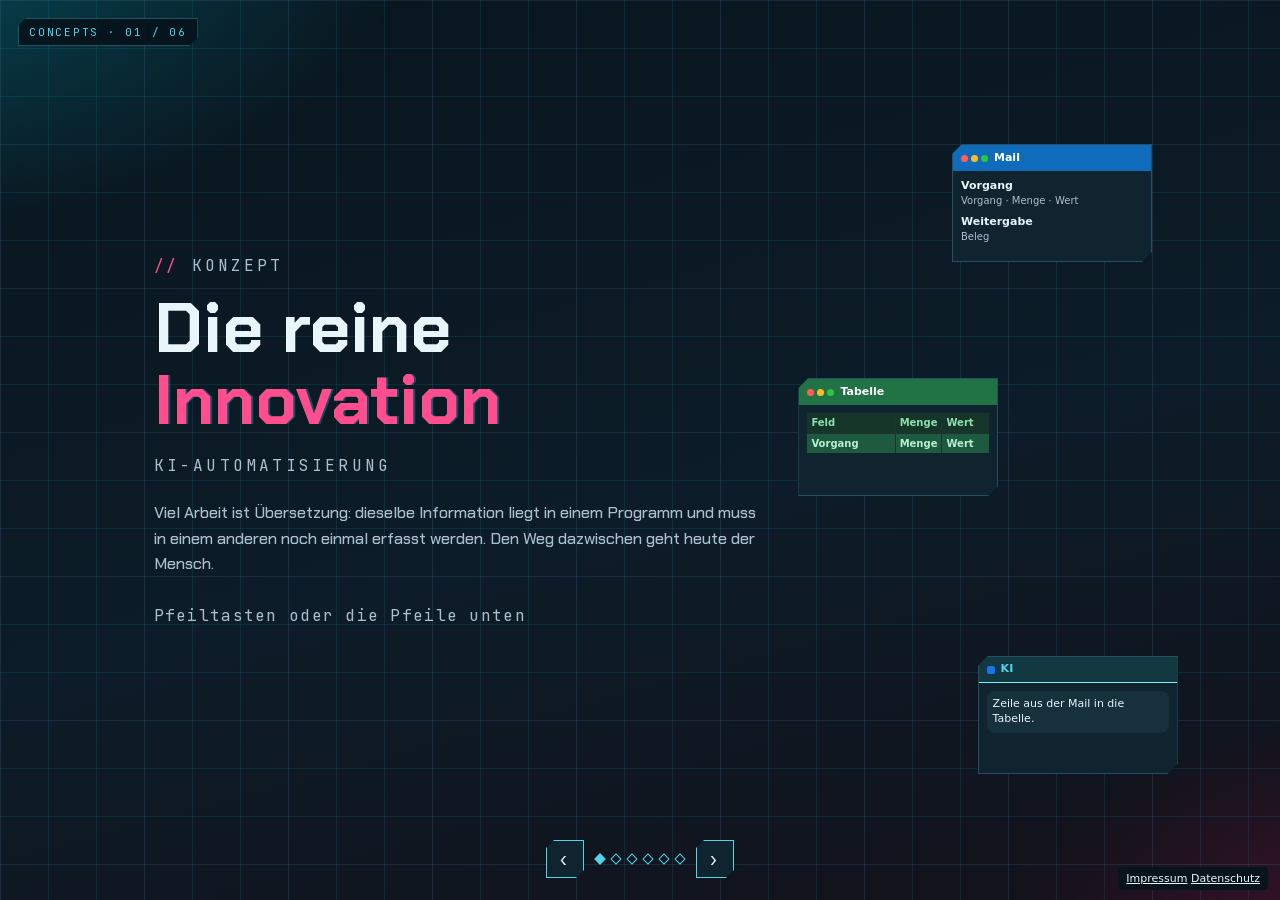
<file: die-reine-innovation/index.html>
<!DOCTYPE html>
<html lang="de">
<head>
<meta charset="UTF-8">
<meta name="viewport" content="width=device-width, initial-scale=1">
<title>Konzept – KI-Automatisierung</title>
<meta name="description" content="Ein Konzept zur KI-Automatisierung von Julian Geiss.">
<meta property="og:type" content="website">
<meta property="og:title" content="Die reine Innovation – KI-Automatisierung">
<meta property="og:description" content="Ein Konzept zur KI-Automatisierung von Julian Geiss.">
<meta property="og:url" content="https://julianmika.github.io/Concepts/die-reine-innovation/">
<meta property="og:image" content="https://julianmika.github.io/Concepts/og-image.png">
<meta property="og:image:width" content="1200">
<meta property="og:image:height" content="630">
<meta property="og:image:alt" content="Concepts – Die reine Innovation und KI-gestützte menschliche Kunst">
<meta name="twitter:card" content="summary_large_image">
<meta name="twitter:title" content="Die reine Innovation – KI-Automatisierung">
<meta name="twitter:description" content="Ein Konzept zur KI-Automatisierung von Julian Geiss.">
<meta name="twitter:image" content="https://julianmika.github.io/Concepts/og-image.png">
<link href="../fonts/fonts.css" rel="stylesheet">
<style>
  :root{
    --ink:#e8f6fb;
    --muted:#a9c0ce;
    --line:#245064;
    --paper:#07141c;
    --card:#102430;
    --wash:#123842;
    --wash-mag:#2a1524;
    --track:#16313c;
    --teal:#4fd4ea;
    --mag:#ff4d8d;
    --cyan:#7eebf7;
    --head:"Chakra Petch", "Segoe UI", system-ui, sans-serif;
    --mono:"JetBrains Mono", ui-monospace, Menlo, monospace;
    --ui:"Segoe UI", "Helvetica Neue", system-ui, sans-serif;
  }
  *{box-sizing:border-box;margin:0;padding:0}
  html{color-scheme:dark}
  html,body{height:100%;background:var(--paper);color:var(--ink)}
  body{font-family:var(--head);-webkit-font-smoothing:antialiased;overflow:hidden}
  body::before{
    content:"";position:fixed;inset:-10%;z-index:0;pointer-events:none;
    background:
      radial-gradient(880px 520px at 0% 0%, rgba(0,194,216,.34) 0%, transparent 62%),
      radial-gradient(720px 480px at 100% 100%, rgba(224,18,106,.26) 0%, transparent 58%),
      linear-gradient(165deg, #07141c, #0c1c28 55%, #140e16);
    animation:drift 28s ease-in-out infinite alternate;
  }
  body::after{
    content:"";position:fixed;inset:0;z-index:0;pointer-events:none;
    background-image:
      linear-gradient(rgba(0,151,178,.16) 1px, transparent 1px),
      linear-gradient(90deg, rgba(0,151,178,.16) 1px, transparent 1px),
      linear-gradient(rgba(224,18,106,.08) 1px, transparent 1px),
      linear-gradient(90deg, rgba(224,18,106,.08) 1px, transparent 1px);
    background-size:48px 48px, 48px 48px, 144px 144px, 144px 144px;
    animation:drift 36s ease-in-out infinite alternate-reverse;
  }
  @keyframes drift{from{transform:translate3d(0,0,0)}to{transform:translate3d(-2.2%,-1.4%,0)}}
  .hud{position:fixed;z-index:10;top:18px;left:18px;font-family:var(--mono);font-size:11px;letter-spacing:.16em;color:var(--teal);text-transform:uppercase;background:rgba(7,20,28,.92);padding:6px 10px;border:1px solid var(--line);clip-path:polygon(8px 0,100% 0,100% calc(100% - 8px),calc(100% - 8px) 100%,0 100%,0 8px)}
  .hud a{color:inherit;text-decoration:none}
  .hud a:hover{color:var(--mag)}
  .nav > button{
    font-family:var(--mono);font-size:12px;letter-spacing:.12em;color:var(--ink);
    background:var(--card);border:1px solid var(--teal);padding:7px 11px;cursor:pointer;border-radius:0;
    clip-path:polygon(8px 0,100% 0,100% calc(100% - 8px),calc(100% - 8px) 100%,0 100%,0 8px);
  }
  .nav button:focus-visible,.dots button:focus-visible{outline:2px solid var(--teal);outline-offset:3px}
  .deck{height:100%;height:100svh;position:relative;z-index:1}
  .slide{
    position:absolute;inset:0;
    display:grid;grid-template-columns:minmax(260px,420px) minmax(0,1fr);
    align-items:center;gap:4vw;padding:12vh 6vw 14vh 7vw;
    opacity:0;visibility:hidden;pointer-events:none;z-index:1;
  }
  .slide.on{opacity:1;visibility:visible;pointer-events:auto}
  .slide.title{grid-template-columns:1fr;padding-left:12vw;overflow:hidden}
  .kicker{font-family:var(--mono);font-size:12px;letter-spacing:.18em;color:var(--teal);text-transform:uppercase;margin-bottom:14px}
  .kicker::before{content:"// ";color:var(--mag)}
  h1{font-size:clamp(2.6rem,5.5vw,4.8rem);font-weight:700;line-height:1.02;max-width:12ch}
  h2{font-size:clamp(1.7rem,3vw,2.5rem);font-weight:700;line-height:1.1;margin-bottom:12px;max-width:16ch}
  h1 em,h2 em,.close em{font-style:normal;color:var(--mag);text-shadow:2px 0 0 rgba(0,194,216,.35)}
  .deckline{margin-top:16px;font-family:var(--mono);font-size:12px;letter-spacing:.2em;text-transform:uppercase;color:var(--teal)}
  .lead,.copy p{max-width:38em;font-size:clamp(1rem,1.25vw,1.12rem);font-weight:400;line-height:1.6;color:var(--muted)}
  .lead{margin-top:22px}
  .hint{margin-top:26px;font-family:var(--mono);font-size:12px;letter-spacing:.08em;color:var(--teal)}
  .copy p b{color:var(--ink);font-weight:600}
  .close{margin-top:18px;font-size:clamp(1.35rem,2.2vw,1.8rem);font-weight:700;line-height:1.2}
  .copy{position:relative;z-index:1}
  figure{min-width:0;position:relative;z-index:1}
  figcaption{margin-top:14px;font-family:var(--mono);font-size:12px;line-height:1.45;color:var(--muted);max-width:42em}
  .nav{position:fixed;z-index:20;left:50%;bottom:22px;transform:translateX(-50%);display:flex;align-items:center;gap:12px}
  .nav > button{width:38px;height:38px;padding:0;font-size:18px}
  .dots{display:flex;gap:8px}
  .dots button{width:8px;height:8px;padding:0;border-radius:0;transform:rotate(45deg);border:1px solid var(--teal);background:transparent;cursor:pointer}
  .dots button.on{background:var(--teal)}

  .floaters{position:absolute;inset:0;pointer-events:none;z-index:0}
  .floater{position:absolute;width:200px;animation:floaty 8s ease-in-out infinite alternate}
  .floater:nth-child(1){right:10%;top:16%}
  .floater:nth-child(2){right:22%;top:42%;animation-delay:-3s}
  .floater:nth-child(3){right:8%;bottom:14%;animation-delay:-5s}
  .floater .win{animation:none;box-shadow:0 14px 30px rgba(0,0,0,.55)}
  @keyframes floaty{from{transform:translateY(0) rotate(-2deg)}to{transform:translateY(-18px) rotate(2deg)}}

  .now{font-family:var(--mono);font-size:.95rem;line-height:1.4;color:var(--ink);min-height:2.8em;margin-bottom:12px;font-weight:500;border-left:3px solid var(--cyan);padding-left:10px}
  .desk{position:relative;height:320px}
  .placed{position:absolute;width:48%}
  .placed.src{left:0;top:4%;transform:rotate(-2.5deg)}
  .placed.dst{right:0;bottom:0;transform:rotate(2deg)}
  .placed.arrived .win{border-color:var(--cyan)}
  .flyer{
    position:absolute;z-index:8;left:8%;top:18%;opacity:0;pointer-events:none;
    transition:left .85s cubic-bezier(.22,.7,.2,1), top .85s cubic-bezier(.22,.7,.2,1), opacity .35s;
  }
  .flyer.notrans{transition:none}
  .flyer.at-mid{left:34%;top:0;opacity:1}
  .flyer.at-dst{left:58%;top:62%;opacity:0}
  .pill{
    display:inline-block;padding:6px 10px;border-radius:0;
    background:var(--wash);border:1px solid var(--cyan);color:var(--ink);
    font-family:var(--mono);font-size:12px;
    clip-path:polygon(8px 0,100% 0,100% calc(100% - 8px),calc(100% - 8px) 100%,0 100%,0 8px);
    box-shadow:3px 3px 0 rgba(0,194,216,.45);
  }
  .who{display:block;margin-top:4px;font-size:13px;font-weight:700;color:var(--teal)}

  .pile{position:relative;height:460px}
  .task{
    position:absolute;left:var(--l);top:var(--t);width:min(230px,86%);
    transform:translate(-50%,-50%) rotate(var(--r));
    transition:left .7s cubic-bezier(.2,.75,.2,1), top .7s cubic-bezier(.2,.75,.2,1), transform .7s;
    background:var(--card);border:1px solid var(--line);border-radius:0;padding:9px 12px;
    clip-path:polygon(10px 0,100% 0,100% calc(100% - 10px),calc(100% - 10px) 100%,0 100%,0 10px);
    box-shadow:4px 4px 0 rgba(0,151,178,.45);font-size:.95rem;
    display:flex;align-items:center;justify-content:space-between;gap:8px;white-space:nowrap;
  }
  .task.notrans{transition:none}
  .task.stay{border-color:var(--cyan);background:var(--wash);font-weight:700;transform:translate(-50%,-50%) rotate(var(--r)) scale(1.06);box-shadow:4px 4px 0 rgba(224,18,106,.45)}
  .task.gone{width:min(210px,44%);font-size:.78rem;padding:7px 8px}
  .stamp{
    border:2px solid var(--mag);color:var(--mag);background:var(--card);
    font-family:var(--mono);font-size:11px;letter-spacing:.12em;padding:1px 5px;border-radius:4px;
    transform:scale(0);transition:transform .35s;
  }
  .task.gone .stamp{transform:scale(1)}

  .shell{
    display:flex;align-items:flex-start;gap:0;position:relative;
    background:var(--card);border:1px solid var(--teal);border-radius:0;padding:12px;
    clip-path:polygon(14px 0,100% 0,100% calc(100% - 14px),calc(100% - 14px) 100%,0 100%,0 14px);
    box-shadow:6px 6px 0 rgba(0,151,178,.45);
  }
  .shell .main{flex:1 1 auto;min-width:0}
  .shell .side{flex:0 0 0px;opacity:0;overflow:hidden;min-width:0;transition:flex-basis .55s ease, opacity .35s ease, margin .55s ease}
  .shell.open .side{flex-basis:240px;opacity:1;margin-left:12px}
  .shell .win{height:auto;box-shadow:none}
  .result{max-height:0;opacity:0;overflow:hidden;margin:0;padding:0;transition:max-height .4s ease, opacity .35s ease, margin .35s}
  .shell.show-result .result{max-height:64px;opacity:1;margin:8px}

  .well{
    margin-top:12px;border:1px solid var(--mag);background:var(--wash-mag);border-radius:0;padding:10px 12px;
    min-height:64px;transition:min-height .5s ease;
    clip-path:polygon(12px 0,100% 0,100% calc(100% - 12px),calc(100% - 12px) 100%,0 100%,0 12px);
  }
  .well-h{color:var(--mag);font-weight:700;margin-bottom:6px}
  .lands{display:flex;flex-wrap:wrap;gap:6px}
  .land{
    font-family:var(--mono);font-size:11px;padding:4px 8px;border-radius:0;
    background:var(--card);border:1px solid var(--mag);color:var(--ink);
    clip-path:polygon(6px 0,100% 0,100% calc(100% - 6px),calc(100% - 6px) 100%,0 100%,0 6px);
  }
  .land.just{animation:drop .5s ease}
  @keyframes drop{from{transform:translateY(-16px);opacity:0}to{transform:none;opacity:1}}
  .meter{margin-top:12px;display:grid;gap:8px}
  .meter-note{font-size:14px;line-height:1.45;color:var(--ink);font-weight:500}
  .meter-row{display:grid;grid-template-columns:minmax(9.5em,13.5em) 1fr;gap:8px;align-items:center;font-family:var(--mono);font-size:11px;color:var(--muted)}
  .meter-name b{display:block;letter-spacing:.08em;text-transform:uppercase}
  .meter-name small{display:block;margin-top:2px;font-family:var(--head);font-size:12px;line-height:1.3;letter-spacing:0;text-transform:none;font-weight:400;color:var(--muted)}
  .track{height:6px;border-radius:0;background:var(--track);overflow:hidden}
  .track i{display:block;height:100%;width:0;background:linear-gradient(90deg,#007f99,var(--cyan));transition:width .6s ease;box-shadow:0 0 10px rgba(0,194,216,.75)}
  .track.innov i{background:linear-gradient(90deg,#a10d4c,var(--mag));box-shadow:0 0 10px rgba(224,18,106,.55)}
  .readout{margin-top:8px;font-size:14px;line-height:1.45;color:var(--ink)}
  .well-sub{font-size:12px;line-height:1.35;color:var(--muted);font-weight:400;margin:-2px 0 8px}

  .slide.finale{grid-template-columns:1fr;align-items:start;align-content:start;padding-top:11vh;gap:2vh}
  .finale-head{display:grid;grid-template-columns:minmax(240px,380px) minmax(0,1fr);gap:4vw;align-items:end}
  .finale-head h2{margin:0}
  .finale-head .now{margin:0}
  .recap{display:grid;grid-template-columns:repeat(4,minmax(0,1fr));gap:12px;align-items:stretch}
  .lesson{
    background:var(--card);border:1px solid var(--line);padding:14px 14px 16px;min-width:0;
    clip-path:polygon(12px 0,100% 0,100% calc(100% - 12px),calc(100% - 12px) 100%,0 100%,0 12px);
    opacity:0;transform:translateY(18px);transition:opacity .45s ease, transform .45s ease, border-color .3s;
  }
  .lesson.in{opacity:1;transform:none}
  .lesson.on{border-color:var(--cyan);box-shadow:4px 4px 0 rgba(0,151,178,.45)}
  .lesson .lk{font-family:var(--mono);font-size:11px;letter-spacing:.14em;color:var(--teal);text-transform:uppercase}
  .lesson h3{font-size:1.15rem;line-height:1.2;margin:8px 0}
  .lesson p{font-size:.95rem;line-height:1.45;color:var(--muted)}
  .sumline{display:flex;flex-wrap:wrap;gap:6px;align-items:center;margin-top:12px}
  .sumline b{color:var(--teal);font-size:.95rem}
  .sumchips{display:flex;flex-wrap:wrap;gap:6px;margin-top:12px}
  .sumchips span{
    padding:6px 8px;border:1px solid var(--cyan);background:var(--wash);font-weight:700;font-size:.9rem;
    clip-path:polygon(7px 0,100% 0,100% calc(100% - 7px),calc(100% - 7px) 100%,0 100%,0 7px);
  }
  .sumchips .off{border-color:var(--line);background:var(--track);color:var(--muted);font-weight:500;text-decoration:line-through}
  .sumchips .off i{font-style:normal;text-decoration:none;display:inline-block;margin-right:4px;border:1px solid var(--mag);color:var(--mag);padding:0 4px;font-family:var(--mono);font-size:10px;letter-spacing:.08em}
  .sumtools{list-style:none;margin-top:12px;display:grid;gap:6px}
  .sumtools li{font-family:var(--mono);font-size:12px;padding:6px 8px;border:1px solid var(--line);background:var(--track)}
  .lesson .meter{margin-top:12px}
  .lesson .meter-row{grid-template-columns:1fr;gap:4px}
  .sumclose{margin-top:8px;font-size:clamp(1.35rem,2.2vw,1.8rem);font-weight:700;opacity:0;transform:translateY(8px);transition:opacity .4s, transform .4s}
  .sumclose.in{opacity:1;transform:none}

  .win{
    width:100%;height:auto;min-height:118px;border-radius:0;overflow:hidden;background:var(--card);color:var(--ink);
    border:1px solid var(--line);font-family:var(--ui);font-size:11px;line-height:1.35;
    clip-path:polygon(10px 0,100% 0,100% calc(100% - 10px),calc(100% - 10px) 100%,0 100%,0 10px);
    box-shadow:4px 4px 0 rgba(0,151,178,.45);animation:pop .45s ease;
  }
  @keyframes pop{from{transform:translateY(8px) scale(.96);opacity:0}to{transform:none;opacity:1}}
  .chrome{height:26px;display:flex;align-items:center;gap:6px;padding:0 8px;color:#fff;font-weight:650}
  .lights{display:flex;gap:3px}
  .lights i{width:7px;height:7px;border-radius:50%;display:block}
  .lights i:nth-child(1){background:#ff5f57}
  .lights i:nth-child(2){background:#febc2e}
  .lights i:nth-child(3){background:#28c840}
  .outlook .chrome{background:#0f6cbd}
  .excel .chrome{background:#217346}
  .teams .chrome{background:#5b5fc7}
  .datev .chrome{background:#063a70}
  .word .chrome{background:#2b579a}
  .drive .chrome{background:var(--card);color:var(--ink);border-bottom:1px solid var(--line)}
  .copilot .chrome{background:var(--card);color:var(--ink);border-bottom:1px solid var(--line)}
  .chatgpt .chrome{background:#212121;color:#f4f4f4}
  .claude .chrome{background:#241c18;color:#f3e6dc;border-bottom:1px solid #4a3b34}
  .gemini .chrome{background:var(--card);color:var(--ink);border-bottom:3px solid #1a73e8}
  .ki .chrome{background:var(--wash);color:var(--teal);border-bottom:1px solid var(--cyan)}
  .mail{padding:4px 0}
  .m{padding:4px 8px}
  .m b,.m span{display:block}
  .m span{color:var(--muted);font-size:10px}
  .line.hot{background:var(--wash);box-shadow:inset 3px 0 0 var(--teal)}
  .line.lifted{background:var(--card);outline:1px dashed var(--teal);outline-offset:-2px}
  .sheet{display:grid;grid-template-columns:1.3fr .5fr .7fr;gap:1px;background:#1c3330;margin:8px}
  .sheet span{background:var(--card);padding:3px 4px;font-size:10px;min-height:18px}
  .sheet .hd{background:#143528;color:#8ee0b0;font-weight:700}
  .sheet .wait{box-shadow:inset 0 -1px 0 #2d5a48}
  .sheet .sel{background:#1e5a40;color:#b6f0cf;font-weight:650}
  .bub{margin:8px;padding:6px 8px;border-radius:8px;background:#1c1a33;color:var(--ink);font-size:11px}
  .bub.me{background:#5b5fc7;color:#fff}
  .inv{padding:8px;font-size:11px;color:var(--ink)}
  .inv .top{font-weight:700;margin-bottom:4px}
  .inv .ln{display:flex;justify-content:space-between;padding:2px 0;border-top:1px solid var(--line);min-height:18px}
  .inv .ln.sel{background:#143528}
  .pagelet{margin:8px;border:1px solid var(--line);padding:8px}
  .pagelet b{display:block;color:#9eb7e8;margin-bottom:4px}
  .files{padding:6px 0}
  .file{display:flex;gap:6px;align-items:center;padding:4px 8px;font-size:11px}
  .file u{width:14px;height:16px;border-radius:2px;text-decoration:none;flex:none}
  .file.pdf u{background:#e23b2f}
  .file.doc u{background:#2b579a}
  .ask,.done,.you,.ai,.gdoc{margin:8px;font-size:11px}
  .ask,.done{padding:6px;border-radius:8px;background:var(--track)}
  .done{background:var(--wash)}
  .you{padding:6px;border-radius:8px;background:#2f2f2f;color:#eee}
  .chatgpt{background:#171717;color:#eee}
  .chatgpt .ai{color:#ececec}
  .claude{background:#241c18;color:#f3e6dc}
  .docchip{display:inline-block;margin:8px;padding:4px 6px;border-radius:6px;background:#2c241e;border:1px solid #4a3b34;color:#f3e6dc}
  .spark{width:8px;height:8px;border-radius:2px;background:#1a73e8}
  .gemini .chrome{border-image:linear-gradient(90deg,#1a73e8,#ea4335,#fbbc04,#34a853) 1}

  @media (max-width:860px){
    .hud{top:max(10px,env(safe-area-inset-top));left:12px;max-width:calc(100% - 24px);letter-spacing:.08em;font-size:10px}
    .slide,.slide.title{
      grid-template-columns:1fr;align-content:start;
      padding:64px 18px calc(84px + env(safe-area-inset-bottom));
      gap:12px;overflow:auto;overflow-x:hidden;-webkit-overflow-scrolling:touch;
    }
    .floaters{display:none}
    h1{font-size:2.15rem;max-width:none}
    h2{font-size:1.35rem;max-width:none}
    .kicker{letter-spacing:.08em;font-size:11px;margin-bottom:8px}
    .lead,.copy p{font-size:1rem;line-height:1.45}
    .now{font-size:.9rem;min-height:0}
    .deck::after{
      content:"";position:fixed;z-index:9;top:0;left:0;right:0;pointer-events:none;
      height:calc(52px + env(safe-area-inset-top));
      background:linear-gradient(var(--paper) 62%, rgba(7,20,28,0));
    }
    .desk{height:230px}
    .placed{width:88%}
    .placed.src,.placed.dst{transform:none}
    .pile{height:280px}
    .task{width:min(250px,82%);font-size:.88rem;white-space:normal}
    .task.gone{width:46%;font-size:.72rem}
    .shell{flex-direction:column;padding:8px}
    .shell.open .side{flex-basis:auto;margin-left:0;margin-top:8px}
    .win{min-height:0}
    .meter-row{grid-template-columns:1fr;gap:4px}
    .nav{bottom:max(10px,env(safe-area-inset-bottom));gap:6px}
    .nav > button{width:44px;height:44px}
    .dots{gap:2px}
    .dots button{width:36px;height:36px;border-color:transparent;background:transparent;transform:none}
    .dots button::before{
      content:"";display:block;width:8px;height:8px;margin:13px auto 0;
      transform:rotate(45deg);border:1px solid var(--teal);background:transparent;
    }
    .dots button.on{background:transparent}
    .dots button.on::before{background:var(--teal)}
    .slide.finale{padding-top:64px}
    .finale-head{grid-template-columns:1fr;gap:10px}
    .recap{grid-template-columns:1fr}
    .lesson:not(.in){display:none}
    .lesson h3{font-size:1.05rem}
    .sumchips span{white-space:nowrap}
  }
  @media (max-width:860px) and (max-height:700px){
    h1{font-size:1.9rem}
    h2{font-size:1.2rem}
    .lead,.copy p{font-size:.95rem}
    .desk{height:190px}
    .pile{height:220px}
  }
  @media (prefers-reduced-motion:reduce){
    body::before,body::after,.floater,.win,.now,.flyer,.lesson,.sumclose,.task,.side,.placed,.shell,.track i,.land.just,.result,.well{
      animation:none !important;transition:none !important;
    }
  }
</style>
</head>
<body>
<div class="hud"><a href="../index.html">Concepts</a> · <span id="hudIdx">01 / 05</span></div>
<main class="deck" id="deck">
  <section class="slide title on">
    <div class="floaters" id="floaters" aria-hidden="true"></div>
    <div class="copy">
      <p class="kicker" data-i18n="kicker">Konzept</p>
      <h1 data-i18n-html="h1">Die reine <em>Innovation</em></h1>
      <p class="deckline" data-i18n="deck">KI-Automatisierung</p>
      <p class="lead" data-i18n="lead"></p>
      <p class="hint" data-i18n="hint"></p>
    </div>
  </section>

  <section class="slide">
    <div class="copy">
      <p class="kicker" data-i18n="s1k"></p>
      <h2 data-i18n-html="s1h"></h2>
      <p data-i18n-html="s1p"></p>
    </div>
    <figure>
      <p class="now" id="nowT"></p>
      <div class="desk" id="deskT" aria-hidden="true">
        <div class="placed src" id="srcT"></div>
        <div class="placed dst" id="dstT"></div>
        <div class="flyer" id="flyT"><span class="pill" id="flyText"></span><span class="who" id="flyWho"></span></div>
      </div>
      <figcaption data-i18n="s1cap"></figcaption>
    </figure>
  </section>

  <section class="slide">
    <div class="copy">
      <p class="kicker" data-i18n="s2k"></p>
      <h2 data-i18n-html="s2h"></h2>
      <p data-i18n-html="s2p"></p>
    </div>
    <figure>
      <p class="now" id="nowC"></p>
      <div class="pile" id="pile" aria-hidden="true"></div>
      <figcaption data-i18n="s2cap"></figcaption>
    </figure>
  </section>

  <section class="slide">
    <div class="copy">
      <p class="kicker" data-i18n="s3k"></p>
      <h2 data-i18n-html="s3h"></h2>
      <p data-i18n-html="s3p"></p>
    </div>
    <figure>
      <p class="now" id="nowS"></p>
      <div class="shell" id="shellS" aria-hidden="true">
        <div class="main" id="mainS"></div>
        <div class="side" id="sideS"></div>
      </div>
      <figcaption data-i18n="s3cap"></figcaption>
    </figure>
  </section>

  <section class="slide">
    <div class="copy">
      <p class="kicker" data-i18n="s4k"></p>
      <h2 data-i18n-html="s4h"></h2>
      <p data-i18n-html="s4p"></p>
      <p class="close" data-i18n-html="close"></p>
    </div>
    <figure>
      <p class="now" id="nowA"></p>
      <div class="shell" id="shellA" aria-hidden="true">
        <div class="main" id="mainA"></div>
        <div class="side" id="sideA"></div>
      </div>
      <div class="well" id="well">
        <div class="well-h" id="wellH"></div>
        <p class="well-sub" data-i18n="wellSub"></p>
        <div class="lands" id="lands"></div>
      </div>
      <div class="meter">
        <p class="meter-note" data-i18n="barNote"></p>
        <div class="meter-row"><span class="meter-name"><b data-i18n="transLabel"></b><small data-i18n="transHint"></small></span><span class="track"><i id="transBar"></i></span></div>
        <div class="meter-row"><span class="meter-name"><b data-i18n="innovLabel"></b><small data-i18n="innovHint"></small></span><span class="track innov"><i id="innovBar"></i></span></div>
      </div>
      <div class="readout" id="readout"></div>
      <figcaption data-i18n="s4cap"></figcaption>
    </figure>
  </section>

  <section class="slide finale">
    <header class="finale-head">
      <div>
        <p class="kicker" data-i18n="s5k"></p>
        <h2 data-i18n-html="s5h"></h2>
      </div>
      <p class="now" id="nowF"></p>
    </header>
    <div class="recap" id="recap">
      <article class="lesson">
        <p class="lk" data-i18n="l1k"></p>
        <h3 data-i18n="l1h"></h3>
        <p data-i18n="l1p"></p>
        <div class="sumline"><span class="pill" id="sumTok"></span><b id="sumWho"></b></div>
      </article>
      <article class="lesson">
        <p class="lk" data-i18n="l2k"></p>
        <h3 data-i18n="l2h"></h3>
        <p data-i18n="l2p"></p>
        <div class="sumchips">
          <span class="off"><i data-i18n="stamp"></i><b data-i18n="l2copy"></b></span>
          <span data-i18n="l2a"></span>
          <span data-i18n="l2b"></span>
          <span data-i18n="l2c"></span>
        </div>
      </article>
      <article class="lesson">
        <p class="lk" data-i18n="l3k"></p>
        <h3 data-i18n="l3h"></h3>
        <p data-i18n="l3p"></p>
        <ul class="sumtools">
          <li data-i18n="ex1"></li>
          <li data-i18n="ex2"></li>
          <li data-i18n="ex3"></li>
          <li data-i18n="ex4"></li>
        </ul>
      </article>
      <article class="lesson">
        <p class="lk" data-i18n="l4k"></p>
        <h3 data-i18n="l4h"></h3>
        <p data-i18n="l4p"></p>
        <div class="meter">
          <div class="meter-row"><span class="meter-name"><b data-i18n="transLabel"></b><small data-i18n="transHint"></small></span><span class="track"><i id="transF"></i></span></div>
          <div class="meter-row"><span class="meter-name"><b data-i18n="innovLabel"></b><small data-i18n="innovHint"></small></span><span class="track innov"><i id="innovF"></i></span></div>
        </div>
        <p class="readout" id="readF"></p>
      </article>
    </div>
    <p class="sumclose" id="sumClose" data-i18n-html="close"></p>
  </section>
</main>

<nav class="nav">
  <button type="button" id="prev" data-i18n-aria="prev">‹</button>
  <div class="dots" id="dots"></div>
  <button type="button" id="next" data-i18n-aria="next">›</button>
</nav>

<script>
(() => {
  const copy = {
    de: {
      docTitle: 'Konzept – KI-Automatisierung', hud: 'Konzept', kicker: 'Konzept',
      h1: 'Die reine <em>Innovation</em>', deck: 'KI-Automatisierung',
      lead: 'Viel Arbeit ist Übersetzung: dieselbe Information liegt in einem Programm und muss in einem anderen noch einmal erfasst werden. Den Weg dazwischen geht heute der Mensch.',
      hint: 'Pfeiltasten oder die Pfeile unten',
      s1k: '01 — Übersetzungsarbeit', s1h: 'Die Schnittstelle ist <em>der Mensch.</em>',
      s1p: 'Ein Vorgang steht in der Mail und gehört genauso in die Tabelle. Im Chat soll dieselbe Angabe in die Kartei. Der Beleg wird in der Buchhaltung noch einmal eingetragen. Keines der Programme gibt die Zeile von selbst weiter. <b>Der Mensch ist die Schnittstelle.</b>',
      s1cap: 'Zuerst Mail, Mensch, Tabelle. Danach Chat, Mensch, Buchhaltung. Der Satz über der Grafik sagt, wo die Zeile gerade ist.',
      s2k: '02 — Der menschliche Teil', s2h: 'Nur der innovative Teil <em>bleibt menschlich.</em>',
      s2p: 'Kopieren, Umformulieren und noch einmal Eintippen verschieben nur, was schon da ist. Das schafft nichts Neues und soll die KI tun. Beim Menschen bleiben <b>Entscheidung, Idee und Konzept</b>: der Teil, der wirklich etwas hervorbringt.',
      s2cap: 'Was nur Information verschiebt, löst sich und bekommt den Stempel KI. Entscheidung, Idee und Konzept bleiben und werden größer.',
      s3k: '03 — Das KI-System', s3h: 'Zugriff auf <em>alles, was zählt.</em>',
      s3p: 'Die KI kann die Zeile nur allein hinübertragen, wenn sie beide Seiten sieht: die Mail und die Tabelle, den Chat und die Kartei. Sieht sie nur ein Programm, bleibt der Mensch die Brücke. <b>Das System ist deshalb nicht ein einzelnes Werkzeug.</b> Es ist der Zugriff auf alles, was für die Arbeit zählt.',
      s3cap: 'Das Werkzeug öffnet sich am Programm und liest die Zeile. Danach dasselbe bei der nächsten Art von Übertragung.',
      s4k: '04 — Der Kern', s4h: 'Den Kern <em>beschleunigen.</em>',
      s4p: 'Dieselbe Stunde hat zwei Verwendungen. <b>Übersetzung</b> ist das Eintragen einer Zeile im nächsten Programm. <b>Innovation</b> ist die Zeit, die danach für Entscheidung, Idee und Konzept frei ist. Jede Übertragung, die die KI übernimmt, verkürzt den türkisen Balken und verlängert den rosa. <b>Takt ×1</b> heißt: die Zeit steckt noch ganz im Kopieren. <b>Takt ×4</b> heißt: diese vier Übertragungen sind weg.',
      s4cap: 'Mit jeder abgegebenen Zeile wird der türkise Balken kürzer und der rosa länger.',
      close: 'Weniger übersetzen. <em>Mehr erschaffen.</em>',
      s5k: '05 — Zusammenfassung', s5h: 'Alles auf <em>einmal.</em>',
      l1k: '01 — Der Mensch', l1h: 'Die Schnittstelle ist der Mensch.',       l1p: 'Die Programme geben die Zeile nicht weiter. Der Mensch ist dazwischen die Schnittstelle.',
      l2k: '02 — Was bleibt', l2h: 'Nur der innovative Teil bleibt.', l2p: 'Was nur kopiert, übernimmt die KI. Entscheidung, Idee und Konzept bleiben beim Menschen.',
      l2copy: 'Mail → Tabelle', l2a: 'Entscheidung', l2b: 'Idee', l2c: 'Konzept',
      l3k: '03 — Das System', l3h: 'Zugriff auf alles, was zählt.', l3p: 'Die KI muss beide Anwendungen sehen, sonst bleibt der Mensch die Brücke. Das System ist dieser Zugriff.',
      ex1: 'Mail → Tabelle', ex2: 'Chat → Kartei', ex3: 'Ablage → Buchhaltung', ex4: 'Text → Text',
      l4k: '04 — Der Kern', l4h: 'Der Kern wird schneller.', l4p: 'Vier Übertragungen weniger von Hand. Die frei gewordene Zeit geht in die Innovation. Der Takt steigt auf ×4.',
      fLines: [
        'Erstens: die Programme tauschen die Zeile nicht. Der Mensch trägt sie.',
        'Zweitens: Kopieren schafft nichts Neues. Entscheidung, Idee und Konzept bleiben.',
        'Drittens: die KI muss beide Seiten sehen. Sonst bleibt der Mensch die Brücke.',
        'Viertens: jede abgegebene Übertragung macht Zeit für Innovation frei. Takt ×4.',
        'Das ist das ganze Bild. Weniger übersetzen. Mehr erschaffen.',
        'Das ist das ganze Bild. Weniger übersetzen. Mehr erschaffen.',
        'Das ist das ganze Bild. Weniger übersetzen. Mehr erschaffen.',
        'Das ist das ganze Bild. Weniger übersetzen. Mehr erschaffen.'
      ],
      barLines: [
        'Noch keine der vier Übertragungen ist abgegeben. Die ganze Zeit ist Kopieren. Takt ×1.',
        'Eine von vier übernimmt die KI. Diese Zeile tippt niemand mehr ab. Ein Teil der Zeit ist frei. Takt ×1.8.',
        'Zwei von vier sind abgegeben. Türkis und Rosa sind gleich lang: halb Kopieren, halb Innovation. Takt ×2.5.',
        'Drei von vier sind abgegeben. Nur noch eine Übertragung bleibt von Hand. Takt ×3.3.',
        'Alle vier sind abgegeben. Diese Kopierarbeit fällt weg. Die Zeit gehört der Innovation. Takt ×4.'
      ],
      barNote: 'Türkiser Balken: noch von Hand kopieren. Rosa Balken: Zeit für Entscheidung, Idee und Konzept.',
      wellSub: 'Diese Zeilen muss niemand mehr abtippen.',
      transHint: 'Noch von Hand',
      innovHint: 'Frei für Neues',
      appMail: 'Mail', appSheet: 'Tabelle', appChat: 'Chat', appBooks: 'Buchhaltung', appText: 'Text', appFiles: 'Ablage', appAi: 'KI',
      human: 'Mensch', core: 'Innovation', pace: 'Takt', stamp: 'KI',
      transLabel: 'Übersetzung', innovLabel: 'Innovation',
      prev: 'Vorherige Folie', next: 'Nächste Folie', goto: 'Folie', nav: 'Folien',
      mailWho: 'Vorgang', mail2: 'Weitergabe', invShort: 'Beleg',
      colA: 'Feld', colB: 'Menge', colC: 'Wert', item: 'Vorgang', qty: 'Menge', price: 'Wert',
      teamsBub: 'Bitte in die Kartei übernehmen.', teamsMe: 'Steht schon in der Mail.',
      voucher: 'Beleg', datevWho: 'Vorgang', datevAmt: 'Wert',
      wordTitle: 'Dokument', wordLine: 'Dieselbe Zeile',
      pdfName: 'Beleg.pdf', docName: 'Dokument.docx',
      kiAsk: ['Zeile aus der Mail in die Tabelle.', 'Nachricht in die Kartei schreiben.', 'Beleg aus der Ablage lesen.', 'Dokument mit der vorhandenen Zeile füllen.'],
      kiDone: ['Vorgang · Menge · Wert', 'Kartei ist aktualisiert.', 'Beleg ist gelesen.', 'Text ist übernommen.'],
      cubes: ['Mail → Tabelle', 'Chat → Kartei', 'Beleg → Buchhaltung', 'Text übernehmen', 'Entscheidung', 'Idee', 'Konzept'],
      cNow: [
        'Kopieren und Entscheiden liegen noch in einem Stapel.',
        '„Mail → Tabelle“ löst sich. Die KI übernimmt es.',
        '„Chat → Kartei“ löst sich. Die KI übernimmt es.',
        '„Beleg → Buchhaltung“ löst sich. Die KI übernimmt es.',
        '„Text übernehmen“ löst sich. Die KI übernimmt es.',
        'Entscheidung, Idee und Konzept bleiben beim Menschen.'
      ],
      tokens: ['Vorgang · Menge · Wert', 'Nachricht → Kartei', 'Beleg.pdf', 'Dokument'],
      tLines: [
        '1. Die Zeile liegt in der Mail. Die Tabelle hat sie noch nicht.',
        '2. Der Mensch nimmt die Zeile mit. Die Programme tun das nicht selbst.',
        '3. Die Zeile steht jetzt in der Tabelle. Der Mensch hat sie eingetragen.',
        '4. Dieselbe Art Arbeit noch einmal: der Beleg steht im Chat.',
        '5. Wieder trägt der Mensch ihn hinüber.',
        '6. Der Beleg steht in der Buchhaltung. Zweimal dieselbe Übersetzung.'
      ],
      sLines: [
        'Die Zeile liegt in der Mail. Die KI sieht sie noch nicht.',
        'Die KI öffnet sich an der Mail und kann die Zeile in die Tabelle übernehmen.',
        'Die Nachricht liegt im Chat. Auch hier ist der Mensch noch die Brücke.',
        'Die KI sieht den Chat und schreibt die Nachricht in die Kartei.',
        'Der Beleg liegt in der Ablage. Jemand müsste ihn abtippen.',
        'Die KI liest den Beleg selbst und bereitet ihn für die Buchhaltung auf.',
        'Das Dokument wartet auf eine Zeile, die schon woanders steht.',
        'Die KI füllt das Dokument, weil sie beide Stellen sieht.'
      ],
      aLines: [
        'Die Zeile liegt noch in der Mail. Noch ist die ganze Zeit Übersetzung.',
        'Die KI kopiert sie. Angekommen ist sie noch nicht, die Balken bleiben gleich.',
        'Eine von vier ist abgegeben. Der türkise Balken wird kürzer, der rosa länger. Die Entscheidung bleibt beim Menschen.',
        'Als Nächstes der Chat. Bisher ist eine Übertragung abgegeben.',
        'Die KI schreibt die Nachricht in die Kartei, statt dass jemand sie abtippt.',
        'Zwei von vier sind abgegeben. Kopieren und Innovation haben jetzt gleich viel Zeit.',
        'Der Beleg liegt noch in der Ablage. Zwei Übertragungen sind schon weg.',
        'Die KI liest den Beleg. Niemand tippt ihn noch einmal ein.',
        'Drei von vier sind abgegeben. Das Konzept bleibt beim Menschen.',
        'Das Dokument wartet noch. Eine Übertragung ist von Hand übrig.',
        'Die KI setzt die vorhandene Zeile ins Dokument.',
        'Alle vier sind abgegeben. Diese Kopierarbeit fällt weg. Die Zeit gehört der Innovation.'
      ]
    },
    en: {
      docTitle: 'Concept – AI automation', hud: 'Concept', kicker: 'Concept',
      h1: 'The pure <em>innovation</em>', deck: 'AI automation',
      lead: 'Much of the work is translation: the same information sits in one program and has to be entered again in another. Today the person walks that path.',
      hint: 'Arrow keys, or the arrows below',
      s1k: '01 — Translation work', s1h: 'The interface is <em>the person.</em>',
      s1p: 'A record sits in the mail and belongs in the table as well. In chat the same detail should go into the file. The voucher is entered again in accounting. None of the programs passes the line on by itself. <b>The person is the interface.</b>',
      s1cap: 'First mail, person, table. Then chat, person, accounting. The sentence above the picture says where the line is.',
      s2k: '02 — The human part', s2h: 'Only the innovative part <em>stays human.</em>',
      s2p: 'Copying, rephrasing, and typing it in again only move what is already there. That creates nothing new, so AI should do it. What stays with the person is the <b>decision, the idea, and the concept</b>: the part that actually brings something new.',
      s2cap: 'Whatever only moves information peels away and gets an AI stamp. Decision, idea, and concept stay and grow.',
      s3k: '03 — The AI system', s3h: 'Access to <em>everything that matters.</em>',
      s3p: 'AI can carry the line alone only if it sees both sides: the mail and the table, the chat and the file. If it sees only one program, the person stays the bridge. <b>So the system is not a single tool.</b> It is access to everything the work depends on.',
      s3cap: 'The tool opens on the program and reads the line. Then the same happens for the next kind of transfer.',
      s4k: '04 — The core', s4h: '<em>Accelerate</em> the core.',
      s4p: 'The same hour has two uses. <b>Translation</b> is entering a line in the next program. <b>Innovation</b> is the time left after that for the decision, the idea, and the concept. Each transfer AI takes shortens the teal bar and lengthens the pink one. <b>Pace ×1</b> means the time is still all copying. <b>Pace ×4</b> means these four transfers are gone.',
      s4cap: 'With each finished line the teal bar gets shorter and the pink one longer.',
      close: 'Less translating. <em>More creating.</em>',
      s5k: '05 — Summary', s5h: 'All of it, <em>at once.</em>',
      l1k: '01 — The person', l1h: 'The interface is the person.',       l1p: 'The programs do not pass the line on. The person is the interface between them.',
      l2k: '02 — What stays', l2h: 'Only the innovative part stays.', l2p: 'Whatever is only copying, AI takes. Decision, idea, and concept stay with the person.',
      l2copy: 'Mail → table', l2a: 'Decision', l2b: 'Idea', l2c: 'Concept',
      l3k: '03 — The system', l3h: 'Access to everything that matters.', l3p: 'AI has to see both applications, or the person stays the bridge. The system is that access.',
      ex1: 'Mail → table', ex2: 'Chat → file', ex3: 'Folder → accounting', ex4: 'Text → text',
      l4k: '04 — The core', l4h: 'The core gets faster.', l4p: 'Four transfers no longer done by hand. The freed time goes to innovation. The pace rises to ×4.',
      fLines: [
        'First: the programs do not exchange the line. The person carries it.',
        'Second: copying creates nothing new. Decision, idea, and concept stay.',
        'Third: AI has to see both sides. Otherwise the person stays the bridge.',
        'Fourth: each finished transfer frees time for innovation. Pace ×4.',
        'This is the whole picture. Less translating. More creating.',
        'This is the whole picture. Less translating. More creating.',
        'This is the whole picture. Less translating. More creating.',
        'This is the whole picture. Less translating. More creating.'
      ],
      barLines: [
        'None of the four transfers is done yet. All the time is still copying. Pace ×1.',
        'AI takes one of four. Nobody retypes this line. Part of the time is free. Pace ×1.8.',
        'Two of four are done. Teal and pink are the same length: half copying, half innovation. Pace ×2.5.',
        'Three of four are done. Only one transfer is still by hand. Pace ×3.3.',
        'All four are done. This copying drops away. The time belongs to innovation. Pace ×4.'
      ],
      barNote: 'Teal bar: still copied by hand. Pink bar: time for the decision, the idea, and the concept.',
      wellSub: 'Nobody has to retype these lines.',
      transHint: 'Still by hand',
      innovHint: 'Free for something new',
      appMail: 'Mail', appSheet: 'Table', appChat: 'Chat', appBooks: 'Accounting', appText: 'Text', appFiles: 'Folder', appAi: 'AI',
      human: 'Person', core: 'Innovation', pace: 'Pace', stamp: 'AI',
      transLabel: 'Translation', innovLabel: 'Innovation',
      prev: 'Previous slide', next: 'Next slide', goto: 'Slide', nav: 'Slides',
      mailWho: 'Record', mail2: 'Forward', invShort: 'Voucher',
      colA: 'Field', colB: 'Qty', colC: 'Value', item: 'Record', qty: 'Qty', price: 'Value',
      teamsBub: 'Please put this into the file.', teamsMe: 'It is already in the mail.',
      voucher: 'Voucher', datevWho: 'Record', datevAmt: 'Value',
      wordTitle: 'Document', wordLine: 'The same line',
      pdfName: 'Voucher.pdf', docName: 'Document.docx',
      kiAsk: ['Line from the mail into the table.', 'Write the message into the file.', 'Read the voucher from the folder.', 'Fill the document with the existing line.'],
      kiDone: ['Record · qty · value', 'The file is updated.', 'The voucher is read.', 'The text is carried over.'],
      cubes: ['Mail → table', 'Chat → file', 'Voucher → accounting', 'Carry the text', 'Decision', 'Idea', 'Concept'],
      cNow: [
        'Copying and deciding are still in one pile.',
        '“Mail → table” peels off. AI takes it.',
        '“Chat → file” peels off. AI takes it.',
        '“Voucher → accounting” peels off. AI takes it.',
        '“Carry the text” peels off. AI takes it.',
        'Decision, idea, and concept stay with the person.'
      ],
      tokens: ['Record · qty · value', 'Message → file', 'Voucher.pdf', 'Document'],
      tLines: [
        '1. The line is in the mail. The table does not have it yet.',
        '2. The person takes the line. The programs do not do that themselves.',
        '3. The line is now in the table. The person entered it.',
        '4. The same kind of work again: the voucher is in chat.',
        '5. Again the person carries it across.',
        '6. The voucher is in accounting. The same translation, twice.'
      ],
      sLines: [
        'The line is in the mail. AI does not see it yet.',
        'AI opens on the mail and can take the line into the table.',
        'The message is in chat. Here too the person is still the bridge.',
        'AI sees the chat and writes the message into the file.',
        'The voucher is in the folder. Someone would have to retype it.',
        'AI reads the voucher itself and prepares it for accounting.',
        'The document is waiting for a line that already exists somewhere else.',
        'AI fills the document because it sees both places.'
      ],
      aLines: [
        'The line is still in the mail. All the time is still translation.',
        'AI copies it. It has not arrived yet, so the bars stay as they are.',
        'One of four is done. The teal bar gets shorter, the pink one longer. The decision stays with the person.',
        'Next is the chat. So far one transfer is done.',
        'AI writes the message into the file instead of someone retyping it.',
        'Two of four are done. Copying and innovation now have the same amount of time.',
        'The voucher is still in the folder. Two transfers are already gone.',
        'AI reads the voucher. Nobody types it in again.',
        'Three of four are done. The concept stays with the person.',
        'The document is still waiting. One transfer is left to do by hand.',
        'AI puts the existing line into the document.',
        'All four are done. This copying drops away. The time belongs to innovation.'
      ]
    }
  };

  const pairs = [
    ['outlook', 'ki0'],
    ['teams', 'ki1'],
    ['drive', 'ki2'],
    ['word', 'ki3']
  ];
  const mixed = [
    ['50%', '34%', '-2deg'], ['50%', '44%', '1.5deg'], ['50%', '54%', '-1.5deg'], ['50%', '64%', '2deg'],
    ['50%', '74%', '-1deg'], ['50%', '84%', '1deg'], ['50%', '94%', '0deg']
  ];
  const parked = [
    ['27%', '12%', '0deg'], ['73%', '12%', '0deg'], ['27%', '26%', '0deg'], ['73%', '26%', '0deg']
  ];
  const kept = [['50%', '46%', '0deg'], ['50%', '62%', '0deg'], ['50%', '78%', '0deg']];

  const reduced = matchMedia('(prefers-reduced-motion: reduce)').matches;
  const BEAT = reduced ? 1e9 : 2200;
  const $ = s => document.querySelector(s);
  let lang = 'de';
  let index = 0;
  let seen = { lang: '', t: -1, c: -1, s: -1, a: -1, f: -1 };

  function chrome(name, title, body) {
    const el = document.createElement('div');
    el.className = 'win ' + (name.indexOf('ki') === 0 ? 'ki' : name);
    const mark = (name === 'ki' || name.indexOf('ki') === 0)
      ? '<span class="spark"></span>'
      : '<span class="lights"><i></i><i></i><i></i></span>';
    el.innerHTML = '<div class="chrome">' + mark + '<b>' + title + '</b></div>' + body;
    return el;
  }
  function makeWin(name, pack, opt) {
    opt = opt || {};
    const mark = (opt.hot ? ' hot' : '') + (opt.lifted ? ' lifted' : '');
    const blank = '\u00a0';
    if (name === 'outlook') return chrome('outlook', pack.appMail, '<div class="mail"><div class="m line' + mark + '"><b>' + pack.mailWho + '</b><span>' + pack.tokens[0] + '</span></div><div class="m"><b>' + pack.mail2 + '</b><span>' + pack.invShort + '</span></div></div>');
    if (name === 'excel') {
      const cls = opt.filled ? 'sel' : 'wait';
      const a = opt.filled ? pack.item : blank;
      const b = opt.filled ? pack.qty : blank;
      const c = opt.filled ? pack.price : blank;
      return chrome('excel', pack.appSheet, '<div class="sheet"><span class="hd">' + pack.colA + '</span><span class="hd">' + pack.colB + '</span><span class="hd">' + pack.colC + '</span><span class="' + cls + '">' + a + '</span><span class="' + cls + '">' + b + '</span><span class="' + cls + '">' + c + '</span></div>');
    }
    if (name === 'teams') return chrome('teams', pack.appChat, '<div class="bub line' + mark + '">' + pack.teamsBub + '</div><div class="bub me">' + pack.teamsMe + '</div>');
    if (name === 'datev') return chrome('datev', pack.appBooks, '<div class="inv"><div class="top">' + pack.voucher + '</div><div class="ln' + (opt.filled ? ' sel' : '') + '"><span>' + (opt.filled ? pack.datevWho : blank) + '</span><span>' + (opt.filled ? pack.datevAmt : blank) + '</span></div></div>');
    if (name === 'word') return chrome('word', pack.appText, '<div class="pagelet line' + mark + '"><b>' + pack.wordTitle + '</b>' + pack.wordLine + '</div>');
    if (name === 'drive') return chrome('drive', pack.appFiles, '<div class="files"><div class="file pdf line' + mark + '"><u></u>' + pack.pdfName + '</div><div class="file doc"><u></u>' + pack.docName + '</div></div>');
    if (name.indexOf('ki') === 0) {
      const i = Number(name.slice(2)) || 0;
      return chrome('ki', pack.appAi, '<div class="ask">' + pack.kiAsk[i] + '</div><div class="done result">' + pack.kiDone[i] + '</div>');
    }
    return chrome(name, name, '');
  }
  function mount(id, name, pack, opt) {
    const slot = $(id);
    slot.replaceChildren(makeWin(name, pack, opt));
  }
  function setFilled(root, name, pack, filled) {
    const blank = '\u00a0';
    if (name === 'excel') {
      const cells = [...root.querySelectorAll('.sheet span')].filter(s => !s.classList.contains('hd'));
      const vals = filled ? [pack.item, pack.qty, pack.price] : [blank, blank, blank];
      cells.forEach((c, i) => {
        c.textContent = vals[i];
        c.className = filled ? 'sel' : 'wait';
      });
    }
    if (name === 'datev') {
      const ln = root.querySelector('.ln');
      if (!ln) return;
      ln.classList.toggle('sel', filled);
      ln.children[0].textContent = filled ? pack.datevWho : blank;
      ln.children[1].textContent = filled ? pack.datevAmt : blank;
    }
  }
  function setLine(root, hot, lifted) {
    const line = root.querySelector('.line');
    if (!line) return;
    line.classList.toggle('hot', hot);
    line.classList.toggle('lifted', lifted);
  }
  function setNow(el, text) {
    if (el.textContent === text) return;
    el.textContent = text;
    if (reduced) return;
    el.style.animation = 'none';
    void el.offsetWidth;
    el.style.animation = '';
  }
  function place(el, spot) {
    el.style.setProperty('--l', spot[0]);
    el.style.setProperty('--t', spot[1]);
    el.style.setProperty('--r', spot[2]);
  }

  function paintFloaters(pack) {
    const box = $('#floaters');
    box.replaceChildren();
    ['outlook', 'excel', 'ki0'].forEach(name => {
      const wrap = document.createElement('div');
      wrap.className = 'floater';
      wrap.appendChild(makeWin(name, pack, { filled: true }));
      box.appendChild(wrap);
    });
  }
  function paintT(beat, pack) {
    const scene = beat < 3 ? 0 : 1;
    const sub = beat % 3;
    const desk = $('#deskT');
    const token = scene === 0 ? pack.tokens[0] : pack.voucher;
    if (desk.dataset.scene !== String(scene) || desk.dataset.lang !== lang) {
      mount('#srcT', scene === 0 ? 'outlook' : 'teams', pack, { hot: sub === 0, lifted: sub > 0 });
      mount('#dstT', scene === 0 ? 'excel' : 'datev', pack, { filled: sub === 2 });
      desk.dataset.scene = String(scene);
      desk.dataset.lang = lang;
      const fly = $('#flyT');
      fly.classList.add('notrans');
      fly.classList.remove('at-mid', 'at-dst');
      void fly.offsetWidth;
      fly.classList.remove('notrans');
    } else {
      setLine($('#srcT'), sub === 0, sub > 0);
      setFilled($('#dstT'), scene === 0 ? 'excel' : 'datev', pack, sub === 2);
    }
    $('#dstT').classList.toggle('arrived', sub === 2);
    $('#flyText').textContent = token;
    $('#flyWho').textContent = pack.human;
    const fly = $('#flyT');
    fly.classList.toggle('at-mid', sub === 1);
    fly.classList.toggle('at-dst', sub === 2);
    setNow($('#nowT'), pack.tLines[beat]);
  }
  function paintC(beat, pack) {
    const pile = $('#pile');
    let fresh = false;
    if (pile.dataset.lang !== lang || pile.children.length !== 7) {
      fresh = true;
      pile.dataset.lang = lang;
      pile.replaceChildren();
      pack.cubes.forEach((label, i) => {
        const el = document.createElement('div');
        el.className = 'task notrans';
        el.innerHTML = (i < 4 ? '<span class="stamp">' + pack.stamp + '</span>' : '') + '<span>' + label + '</span>';
        pile.appendChild(el);
      });
    }
    const park = parked;
    if (beat < seen.c) pile.querySelectorAll('.task').forEach(el => el.classList.add('notrans'));
    [...pile.children].forEach((el, i) => {
      const copyTask = i < 4;
      const gone = copyTask && beat > i;
      el.classList.toggle('gone', gone);
      el.classList.toggle('stay', !copyTask && beat >= 5);
      place(el, gone ? park[i] : (!copyTask && beat >= 5 ? kept[i - 4] : mixed[i]));
      el.style.zIndex = gone ? '1' : String(8 - i);
    });
    if (fresh || beat < seen.c) {
      void pile.offsetWidth;
      pile.querySelectorAll('.task').forEach(el => el.classList.remove('notrans'));
    }
    setNow($('#nowC'), pack.cNow[beat]);
  }
  function paintPair(beat, pack, per, shellId, mainId, sideId, nowId, lines, showResult) {
    const pair = Math.floor(beat / per);
    const sub = beat % per;
    const shell = $(shellId);
    const spec = pairs[pair];
    if (shell.dataset.pair !== String(pair) || shell.dataset.lang !== lang) {
      mount(mainId, spec[0], pack, { hot: sub === 0, lifted: sub > 0 });
      mount(sideId, spec[1], pack, {});
      shell.dataset.pair = String(pair);
      shell.dataset.lang = lang;
    } else {
      setLine($(mainId), sub === 0, sub > 0);
    }
    shell.classList.toggle('open', sub >= 1);
    shell.classList.toggle('show-result', showResult(sub));
    setNow($(nowId), lines[beat]);
  }
  function paintF(beat, pack) {
    const cards = [...document.querySelectorAll('#recap .lesson')];
    const done = beat >= 3;
    cards.forEach((el, i) => {
      el.classList.toggle('in', beat >= i);
      el.classList.toggle('on', beat < 4 ? beat === i : true);
    });
    $('#sumTok').textContent = pack.tokens[0];
    $('#sumWho').textContent = pack.human;
    $('#transF').style.width = done ? '0%' : '100%';
    $('#innovF').style.width = done ? '100%' : '0%';
    $('#readF').textContent = pack.barLines[done ? 4 : 0];
    $('#sumClose').classList.toggle('in', beat >= 4);
    setNow($('#nowF'), pack.fLines[beat]);
  }

  const slides = [...document.querySelectorAll('.slide')];
  const dotBtns = slides.map((_, i) => {
    const b = document.createElement('button');
    b.type = 'button';
    b.addEventListener('click', () => show(i));
    $('#dots').appendChild(b);
    return b;
  });
  function show(i) {
    index = (i + slides.length) % slides.length;
    slides.forEach((s, n) => {
      const on = n === index;
      s.classList.toggle('on', on);
      s.setAttribute('aria-hidden', on ? 'false' : 'true');
    });
    dotBtns.forEach((b, n) => {
      b.classList.toggle('on', n === index);
      b.setAttribute('aria-current', n === index ? 'true' : 'false');
    });
    $('#hudIdx').textContent = String(index + 1).padStart(2, '0') + ' / ' + String(slides.length).padStart(2, '0');
  }
  function applyLang(next) {
    lang = next === 'en' ? 'en' : 'de';
    const pack = copy[lang];
    document.documentElement.lang = lang;
    document.title = pack.docTitle;
    document.querySelectorAll('[data-i18n]').forEach(el => { el.textContent = pack[el.dataset.i18n] || ''; });
    document.querySelectorAll('[data-i18n-html]').forEach(el => { el.innerHTML = pack[el.dataset.i18nHtml] || ''; });
    document.querySelectorAll('[data-i18n-aria]').forEach(el => el.setAttribute('aria-label', pack[el.dataset.i18nAria] || ''));
    document.querySelector('nav.nav').setAttribute('aria-label', pack.nav);
    dotBtns.forEach((b, i) => b.setAttribute('aria-label', pack.goto + ' ' + (i + 1)));
    $('#deskT').dataset.lang = '';
    $('#pile').dataset.lang = '';
    $('#shellS').dataset.lang = '';
    $('#shellA').dataset.lang = '';
    $('#lands').dataset.lang = '';
    seen.lang = '';
    paintFloaters(pack);
    try { localStorage.setItem('konzept-lang', lang); } catch (err) {}
  }

  $('#prev').addEventListener('click', () => show(index - 1));
  $('#next').addEventListener('click', () => show(index + 1));
  document.addEventListener('keydown', e => {
    if (e.key === 'ArrowRight' || e.key === 'PageDown') { e.preventDefault(); show(index + 1); }
    else if (e.key === 'ArrowLeft' || e.key === 'PageUp') { e.preventDefault(); show(index - 1); }
  });
  let swipeX = null;
  $('#deck').addEventListener('pointerdown', e => { if (e.target.closest('button')) return; swipeX = e.clientX; });
  $('#deck').addEventListener('pointerup', e => {
    if (swipeX == null) return;
    const dx = e.clientX - swipeX;
    swipeX = null;
    if (Math.abs(dx) > 56) show(index + (dx < 0 ? 1 : -1));
  });

  try { lang = localStorage.getItem('konzept-lang') === 'en' ? 'en' : 'de'; } catch (err) {}
  applyLang(lang);
  show(0);

  function beat(n, now) { return reduced ? n - 1 : Math.floor(now / BEAT) % n; }
  function frame(now) {
    const pack = copy[lang];
    const t = beat(6, now);
    const c = beat(6, now);
    const s = beat(8, now);
    const a = beat(12, now);
    const f = beat(8, now);
    if (t !== seen.t || lang !== seen.lang) paintT(t, pack);
    if (c !== seen.c || lang !== seen.lang) paintC(c, pack);
    if (s !== seen.s || lang !== seen.lang) paintPair(s, pack, 2, '#shellS', '#mainS', '#sideS', '#nowS', pack.sLines, sub => sub >= 1);
    if (a !== seen.a || lang !== seen.lang) {
      paintPair(a, pack, 3, '#shellA', '#mainA', '#sideA', '#nowA', pack.aLines, sub => sub === 2);
      const done = Math.floor(a / 3) + (a % 3 === 2 ? 1 : 0);
      const innov = done / 4;
      $('#transBar').style.width = ((1 - innov) * 100) + '%';
      $('#innovBar').style.width = (innov * 100) + '%';
      $('#readout').textContent = pack.barLines[done];
      $('#wellH').textContent = pack.core;
      $('#well').style.minHeight = (64 + done * 18) + 'px';
      const lands = $('#lands');
      if (lands.childElementCount !== done || lands.dataset.lang !== lang) {
        lands.dataset.lang = lang;
        lands.replaceChildren();
        for (let i = 0; i < done; i++) {
          const d = document.createElement('span');
          d.className = 'land' + (i === done - 1 ? ' just' : '');
          d.textContent = pack.tokens[i];
          lands.appendChild(d);
        }
      }
    }
    if (f !== seen.f || lang !== seen.lang) paintF(f, pack);
    seen = { lang, t, c, s, a, f };
    requestAnimationFrame(frame);
  }
  requestAnimationFrame(frame);
})();
</script>
<nav class="legal-links" style="position:fixed;z-index:20;right:12px;bottom:10px;font:11px/1.4 system-ui,sans-serif;background:rgba(7,20,28,.92);padding:4px 8px;border-radius:4px"><a id="lg-imp" data-p="../" href="../impressum.html" style="color:inherit">Impressum</a> <a id="lg-priv" href="../datenschutz.html" style="color:inherit">Datenschutz</a></nav><script>(function(){function L(){var l="de";try{l=localStorage.getItem("konzept-lang")==="en"?"en":"de"}catch(e){}var a=document.getElementById("lg-imp"),b=document.getElementById("lg-priv"),p=a.dataset.p;if(l==="en"){a.href=p+"legal-notice.html";a.textContent="Legal Notice";b.href=p+"privacy.html";b.textContent="Privacy Policy"}else{a.href=p+"impressum.html";a.textContent="Impressum";b.href=p+"datenschutz.html";b.textContent="Datenschutz"}}L();document.addEventListener("click",function(){setTimeout(L,0)},true)})();</script>
</body>
</html>
</file>
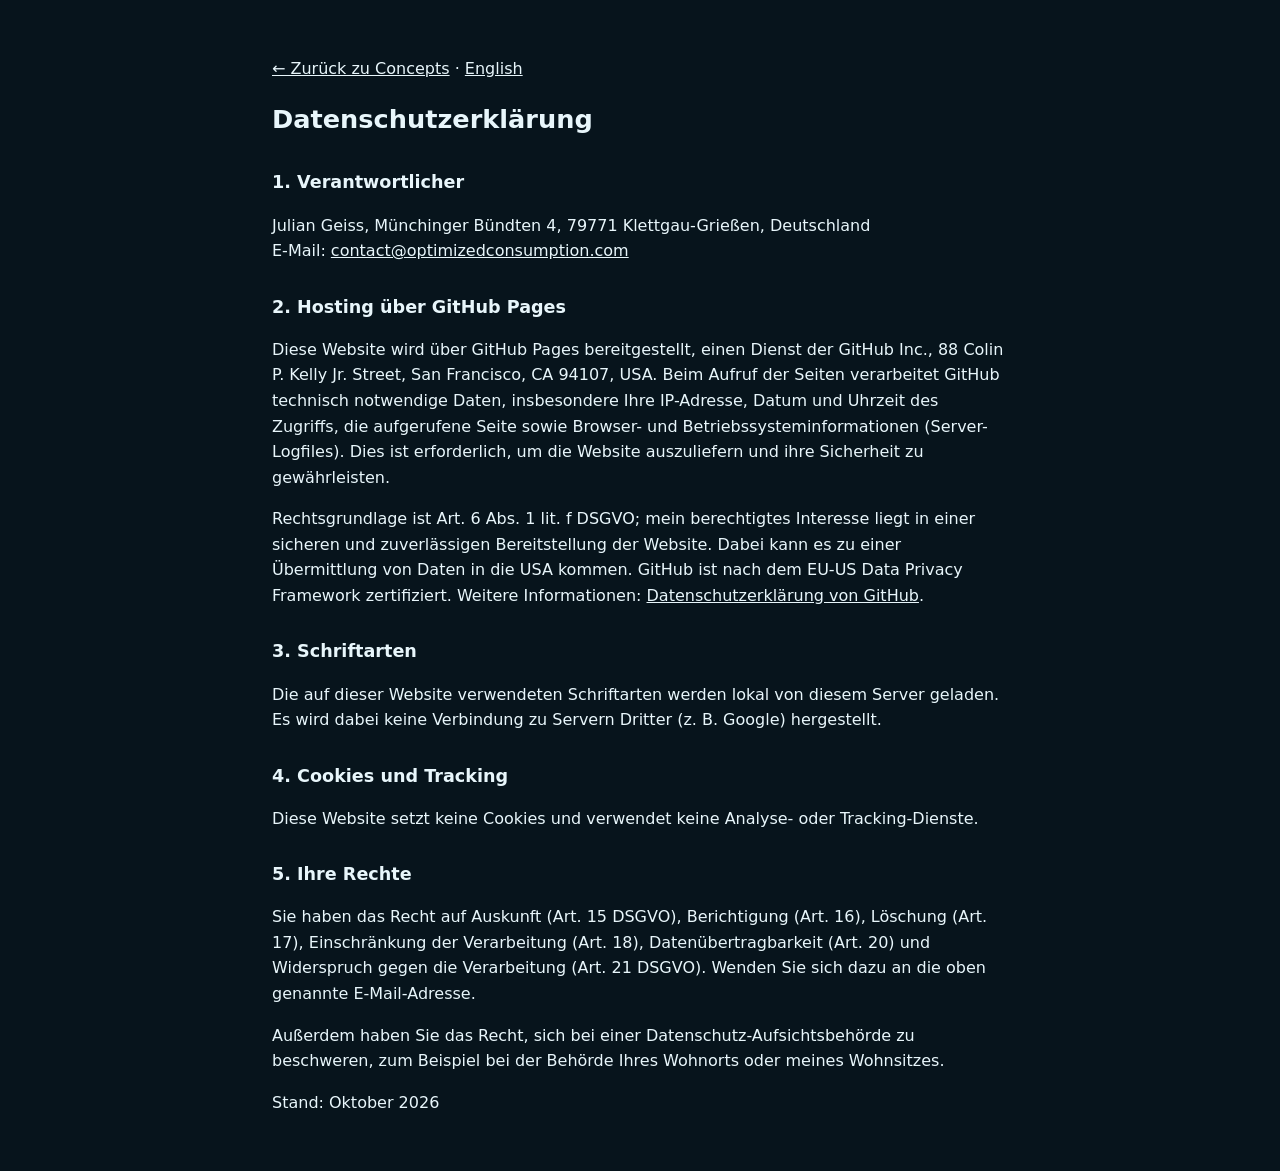
<file: datenschutz.html>
<!DOCTYPE html>
<html lang="de"><head><meta charset="utf-8"><meta name="viewport" content="width=device-width, initial-scale=1"><meta name="robots" content="noindex"><title>Datenschutzerklärung – Concepts</title><style>:root{--ink:#e8f6fb;--muted:#a9c0ce;--paper:#07141c;--line:#245064;--mag:#ff4d8d}html{color-scheme:dark}body{font-family:"Segoe UI","Helvetica Neue",system-ui,sans-serif;max-width:46rem;margin:0 auto;padding:2.5rem 1.25rem;line-height:1.6;background:var(--paper);color:var(--ink)}h1{font-size:1.6rem}h2{font-size:1.1rem;margin-top:1.8rem}.ph{background:#3a3010;color:#ffe08a;padding:0 .2em}a{color:inherit}</style></head>
<body>
<p><a href="index.html">← Zurück zu Concepts</a> · <a href="privacy.html" onclick="try{localStorage.setItem('konzept-lang','en')}catch(e){}">English</a></p>
<h1>Datenschutzerklärung</h1>
<h2>1. Verantwortlicher</h2>
<p>Julian Geiss, Münchinger Bündten 4, 79771 Klettgau-Grießen, Deutschland<br>E-Mail: <a href="mailto:contact@optimizedconsumption.com">contact@optimizedconsumption.com</a></p>
<h2>2. Hosting über GitHub Pages</h2>
<p>Diese Website wird über GitHub Pages bereitgestellt, einen Dienst der GitHub Inc., 88 Colin P. Kelly Jr. Street, San Francisco, CA 94107, USA. Beim Aufruf der Seiten verarbeitet GitHub technisch notwendige Daten, insbesondere Ihre IP-Adresse, Datum und Uhrzeit des Zugriffs, die aufgerufene Seite sowie Browser- und Betriebssysteminformationen (Server-Logfiles). Dies ist erforderlich, um die Website auszuliefern und ihre Sicherheit zu gewährleisten.</p>
<p>Rechtsgrundlage ist Art. 6 Abs. 1 lit. f DSGVO; mein berechtigtes Interesse liegt in einer sicheren und zuverlässigen Bereitstellung der Website. Dabei kann es zu einer Übermittlung von Daten in die USA kommen. GitHub ist nach dem EU-US Data Privacy Framework zertifiziert. Weitere Informationen: <a href="https://docs.github.com/de/site-policy/privacy-policies/github-general-privacy-statement">Datenschutzerklärung von GitHub</a>.</p>
<h2>3. Schriftarten</h2>
<p>Die auf dieser Website verwendeten Schriftarten werden lokal von diesem Server geladen. Es wird dabei keine Verbindung zu Servern Dritter (z. B. Google) hergestellt.</p>
<h2>4. Cookies und Tracking</h2>
<p>Diese Website setzt keine Cookies und verwendet keine Analyse- oder Tracking-Dienste.</p>
<h2>5. Ihre Rechte</h2>
<p>Sie haben das Recht auf Auskunft (Art. 15 DSGVO), Berichtigung (Art. 16), Löschung (Art. 17), Einschränkung der Verarbeitung (Art. 18), Datenübertragbarkeit (Art. 20) und Widerspruch gegen die Verarbeitung (Art. 21 DSGVO). Wenden Sie sich dazu an die oben genannte E-Mail-Adresse.</p>
<p>Außerdem haben Sie das Recht, sich bei einer Datenschutz-Aufsichtsbehörde zu beschweren, zum Beispiel bei der Behörde Ihres Wohnorts oder meines Wohnsitzes.</p>
<p>Stand: Oktober 2026</p>
</body></html>
</file>
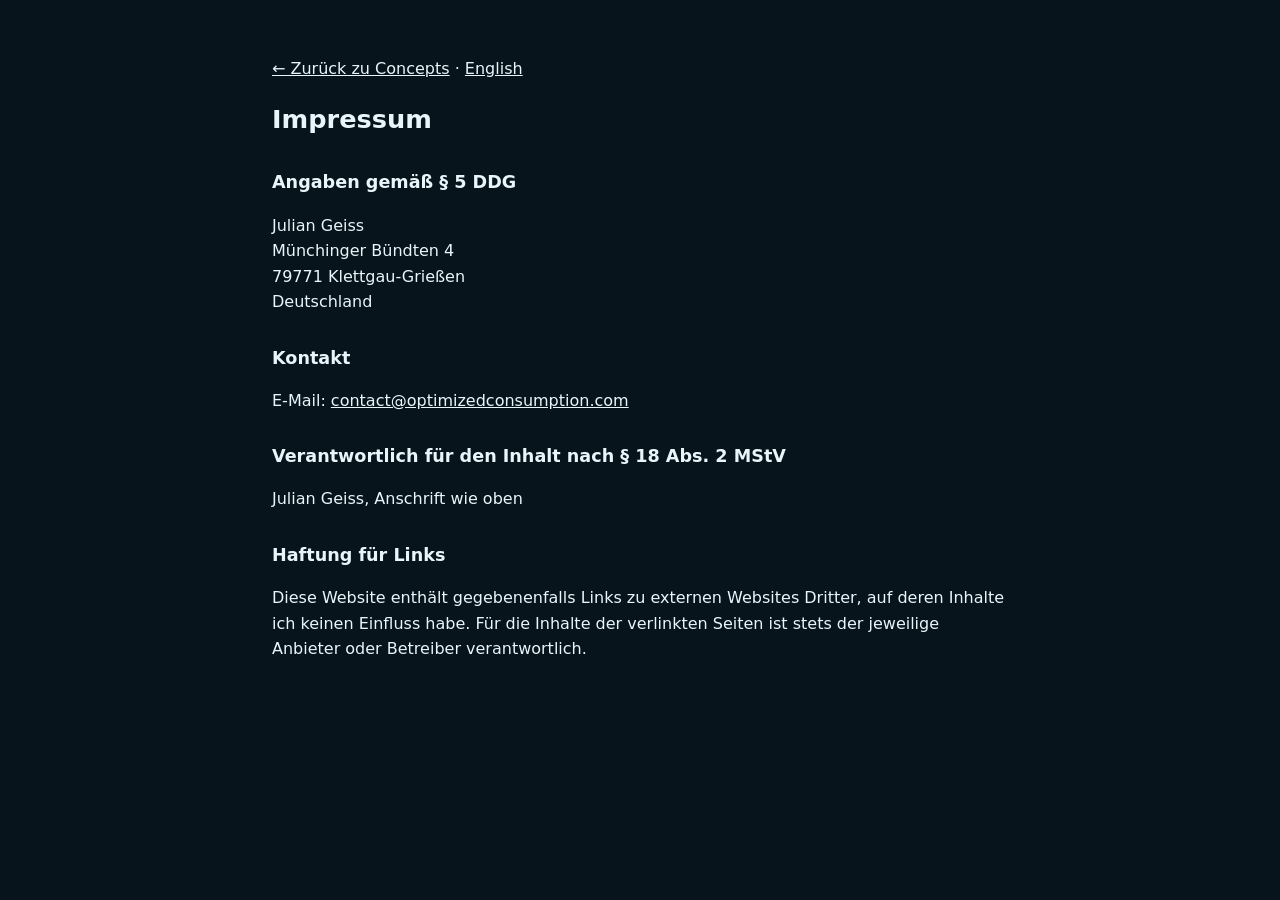
<file: impressum.html>
<!DOCTYPE html>
<html lang="de"><head><meta charset="utf-8"><meta name="viewport" content="width=device-width, initial-scale=1"><meta name="robots" content="noindex"><title>Impressum – Concepts</title><style>:root{--ink:#e8f6fb;--muted:#a9c0ce;--paper:#07141c;--line:#245064;--mag:#ff4d8d}html{color-scheme:dark}body{font-family:"Segoe UI","Helvetica Neue",system-ui,sans-serif;max-width:46rem;margin:0 auto;padding:2.5rem 1.25rem;line-height:1.6;background:var(--paper);color:var(--ink)}h1{font-size:1.6rem}h2{font-size:1.1rem;margin-top:1.8rem}.ph{background:#3a3010;color:#ffe08a;padding:0 .2em}a{color:inherit}</style></head>
<body>
<p><a href="index.html">← Zurück zu Concepts</a> · <a href="legal-notice.html" onclick="try{localStorage.setItem('konzept-lang','en')}catch(e){}">English</a></p>
<h1>Impressum</h1>
<h2>Angaben gemäß § 5 DDG</h2>
<p>Julian Geiss<br>Münchinger Bündten 4<br>79771 Klettgau-Grießen<br>Deutschland</p>
<h2>Kontakt</h2>
<p>E-Mail: <a href="mailto:contact@optimizedconsumption.com">contact@optimizedconsumption.com</a></p>
<h2>Verantwortlich für den Inhalt nach § 18 Abs. 2 MStV</h2>
<p>Julian Geiss, Anschrift wie oben</p>
<h2>Haftung für Links</h2>
<p>Diese Website enthält gegebenenfalls Links zu externen Websites Dritter, auf deren Inhalte ich keinen Einfluss habe. Für die Inhalte der verlinkten Seiten ist stets der jeweilige Anbieter oder Betreiber verantwortlich.</p>
</body></html>
</file>
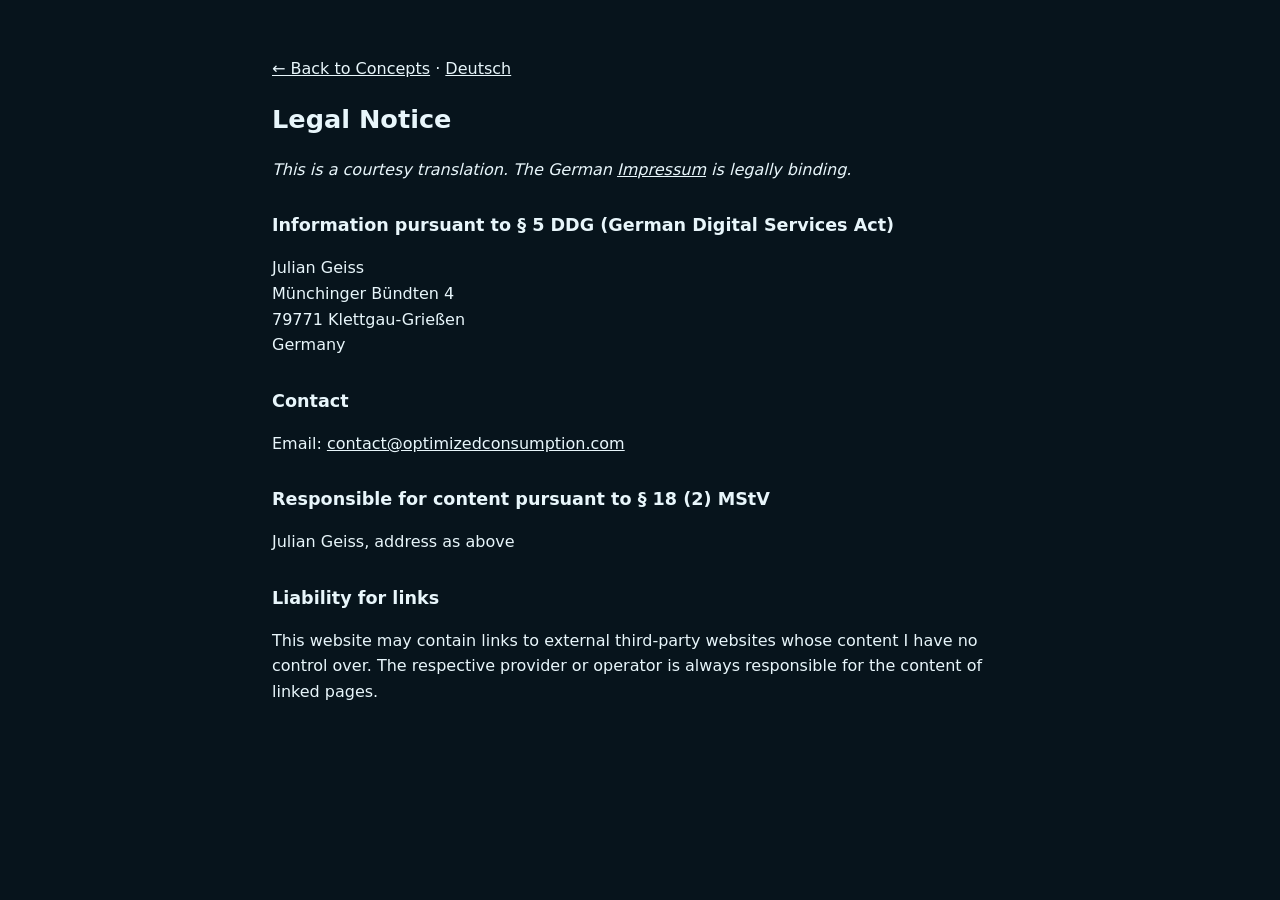
<file: legal-notice.html>
<!DOCTYPE html>
<html lang="en"><head><meta charset="utf-8"><meta name="viewport" content="width=device-width, initial-scale=1"><meta name="robots" content="noindex"><title>Legal Notice – Concepts</title><style>:root{--ink:#e8f6fb;--muted:#a9c0ce;--paper:#07141c;--line:#245064;--mag:#ff4d8d}html{color-scheme:dark}body{font-family:"Segoe UI","Helvetica Neue",system-ui,sans-serif;max-width:46rem;margin:0 auto;padding:2.5rem 1.25rem;line-height:1.6;background:var(--paper);color:var(--ink)}h1{font-size:1.6rem}h2{font-size:1.1rem;margin-top:1.8rem}a{color:inherit}</style></head>
<body>
<p><a href="index.html">← Back to Concepts</a> · <a href="impressum.html" onclick="try{localStorage.setItem('konzept-lang','de')}catch(e){}">Deutsch</a></p>
<h1>Legal Notice</h1>
<p><em>This is a courtesy translation. The German <a href="impressum.html">Impressum</a> is legally binding.</em></p>
<h2>Information pursuant to § 5 DDG (German Digital Services Act)</h2>
<p>Julian Geiss<br>Münchinger Bündten 4<br>79771 Klettgau-Grießen<br>Germany</p>
<h2>Contact</h2>
<p>Email: <a href="mailto:contact@optimizedconsumption.com">contact@optimizedconsumption.com</a></p>
<h2>Responsible for content pursuant to § 18 (2) MStV</h2>
<p>Julian Geiss, address as above</p>
<h2>Liability for links</h2>
<p>This website may contain links to external third-party websites whose content I have no control over. The respective provider or operator is always responsible for the content of linked pages.</p>
</body></html>
</file>
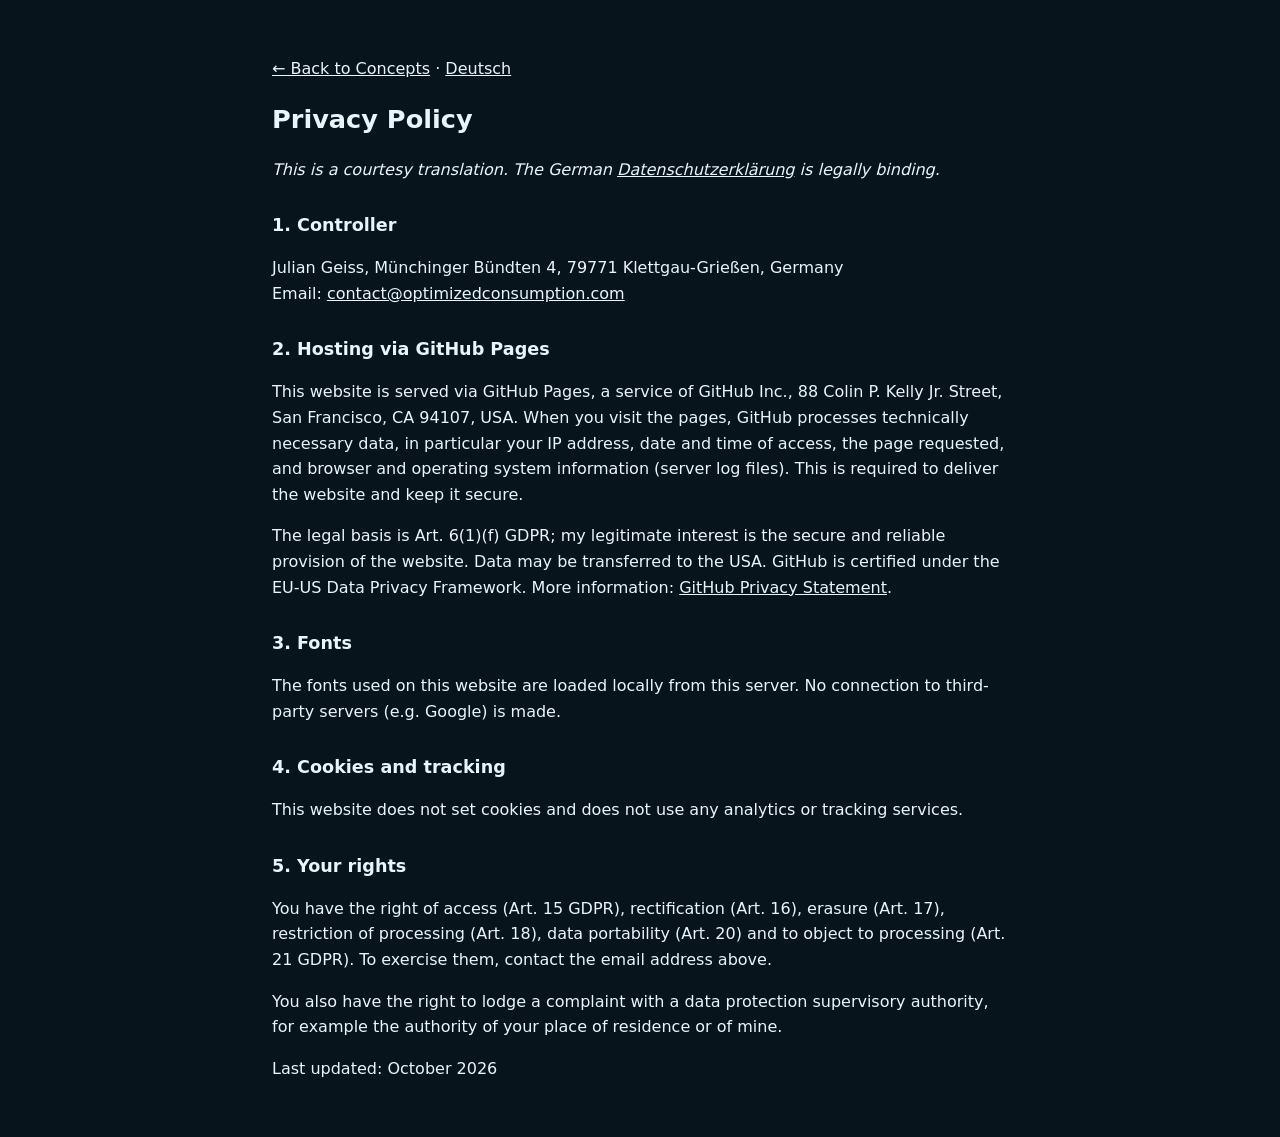
<file: privacy.html>
<!DOCTYPE html>
<html lang="en"><head><meta charset="utf-8"><meta name="viewport" content="width=device-width, initial-scale=1"><meta name="robots" content="noindex"><title>Privacy Policy – Concepts</title><style>:root{--ink:#e8f6fb;--muted:#a9c0ce;--paper:#07141c;--line:#245064;--mag:#ff4d8d}html{color-scheme:dark}body{font-family:"Segoe UI","Helvetica Neue",system-ui,sans-serif;max-width:46rem;margin:0 auto;padding:2.5rem 1.25rem;line-height:1.6;background:var(--paper);color:var(--ink)}h1{font-size:1.6rem}h2{font-size:1.1rem;margin-top:1.8rem}a{color:inherit}</style></head>
<body>
<p><a href="index.html">← Back to Concepts</a> · <a href="datenschutz.html" onclick="try{localStorage.setItem('konzept-lang','de')}catch(e){}">Deutsch</a></p>
<h1>Privacy Policy</h1>
<p><em>This is a courtesy translation. The German <a href="datenschutz.html">Datenschutzerklärung</a> is legally binding.</em></p>
<h2>1. Controller</h2>
<p>Julian Geiss, Münchinger Bündten 4, 79771 Klettgau-Grießen, Germany<br>Email: <a href="mailto:contact@optimizedconsumption.com">contact@optimizedconsumption.com</a></p>
<h2>2. Hosting via GitHub Pages</h2>
<p>This website is served via GitHub Pages, a service of GitHub Inc., 88 Colin P. Kelly Jr. Street, San Francisco, CA 94107, USA. When you visit the pages, GitHub processes technically necessary data, in particular your IP address, date and time of access, the page requested, and browser and operating system information (server log files). This is required to deliver the website and keep it secure.</p>
<p>The legal basis is Art. 6(1)(f) GDPR; my legitimate interest is the secure and reliable provision of the website. Data may be transferred to the USA. GitHub is certified under the EU-US Data Privacy Framework. More information: <a href="https://docs.github.com/en/site-policy/privacy-policies/github-general-privacy-statement">GitHub Privacy Statement</a>.</p>
<h2>3. Fonts</h2>
<p>The fonts used on this website are loaded locally from this server. No connection to third-party servers (e.g. Google) is made.</p>
<h2>4. Cookies and tracking</h2>
<p>This website does not set cookies and does not use any analytics or tracking services.</p>
<h2>5. Your rights</h2>
<p>You have the right of access (Art. 15 GDPR), rectification (Art. 16), erasure (Art. 17), restriction of processing (Art. 18), data portability (Art. 20) and to object to processing (Art. 21 GDPR). To exercise them, contact the email address above.</p>
<p>You also have the right to lodge a complaint with a data protection supervisory authority, for example the authority of your place of residence or of mine.</p>
<p>Last updated: October 2026</p>
</body></html>
</file>
<file: fonts/fonts.css>
/* latin-ext */
@font-face {
  font-family: 'Chakra Petch';
  font-style: normal;
  font-weight: 300;
  font-display: swap;
  src: url(ChakraPetch-300-latin-ext.woff2) format('woff2');
  unicode-range: U+0100-02BA, U+02BD-02C5, U+02C7-02CC, U+02CE-02D7, U+02DD-02FF, U+0304, U+0308, U+0329, U+1D00-1DBF, U+1E00-1E9F, U+1EF2-1EFF, U+2020, U+20A0-20AB, U+20AD-20C4, U+2113, U+2C60-2C7F, U+A720-A7FF;
}
/* latin */
@font-face {
  font-family: 'Chakra Petch';
  font-style: normal;
  font-weight: 300;
  font-display: swap;
  src: url(ChakraPetch-300-latin.woff2) format('woff2');
  unicode-range: U+0000-00FF, U+0131, U+0152-0153, U+02BB-02BC, U+02C6, U+02DA, U+02DC, U+0304, U+0308, U+0329, U+2000-206F, U+20AC, U+2122, U+2191, U+2193, U+2212, U+2215, U+FEFF, U+FFFD;
}
/* latin-ext */
@font-face {
  font-family: 'Chakra Petch';
  font-style: normal;
  font-weight: 500;
  font-display: swap;
  src: url(ChakraPetch-500-latin-ext.woff2) format('woff2');
  unicode-range: U+0100-02BA, U+02BD-02C5, U+02C7-02CC, U+02CE-02D7, U+02DD-02FF, U+0304, U+0308, U+0329, U+1D00-1DBF, U+1E00-1E9F, U+1EF2-1EFF, U+2020, U+20A0-20AB, U+20AD-20C4, U+2113, U+2C60-2C7F, U+A720-A7FF;
}
/* latin */
@font-face {
  font-family: 'Chakra Petch';
  font-style: normal;
  font-weight: 500;
  font-display: swap;
  src: url(ChakraPetch-500-latin.woff2) format('woff2');
  unicode-range: U+0000-00FF, U+0131, U+0152-0153, U+02BB-02BC, U+02C6, U+02DA, U+02DC, U+0304, U+0308, U+0329, U+2000-206F, U+20AC, U+2122, U+2191, U+2193, U+2212, U+2215, U+FEFF, U+FFFD;
}
/* latin-ext */
@font-face {
  font-family: 'Chakra Petch';
  font-style: normal;
  font-weight: 700;
  font-display: swap;
  src: url(ChakraPetch-700-latin-ext.woff2) format('woff2');
  unicode-range: U+0100-02BA, U+02BD-02C5, U+02C7-02CC, U+02CE-02D7, U+02DD-02FF, U+0304, U+0308, U+0329, U+1D00-1DBF, U+1E00-1E9F, U+1EF2-1EFF, U+2020, U+20A0-20AB, U+20AD-20C4, U+2113, U+2C60-2C7F, U+A720-A7FF;
}
/* latin */
@font-face {
  font-family: 'Chakra Petch';
  font-style: normal;
  font-weight: 700;
  font-display: swap;
  src: url(ChakraPetch-700-latin.woff2) format('woff2');
  unicode-range: U+0000-00FF, U+0131, U+0152-0153, U+02BB-02BC, U+02C6, U+02DA, U+02DC, U+0304, U+0308, U+0329, U+2000-206F, U+20AC, U+2122, U+2191, U+2193, U+2212, U+2215, U+FEFF, U+FFFD;
}
/* latin-ext */
@font-face {
  font-family: 'JetBrains Mono';
  font-style: normal;
  font-weight: 400;
  font-display: swap;
  src: url(JetBrainsMono-400-latin-ext.woff2) format('woff2');
  unicode-range: U+0100-02BA, U+02BD-02C5, U+02C7-02CC, U+02CE-02D7, U+02DD-02FF, U+0304, U+0308, U+0329, U+1D00-1DBF, U+1E00-1E9F, U+1EF2-1EFF, U+2020, U+20A0-20AB, U+20AD-20C4, U+2113, U+2C60-2C7F, U+A720-A7FF;
}
/* latin */
@font-face {
  font-family: 'JetBrains Mono';
  font-style: normal;
  font-weight: 400;
  font-display: swap;
  src: url(JetBrainsMono-400-latin.woff2) format('woff2');
  unicode-range: U+0000-00FF, U+0131, U+0152-0153, U+02BB-02BC, U+02C6, U+02DA, U+02DC, U+0304, U+0308, U+0329, U+2000-206F, U+20AC, U+2122, U+2191, U+2193, U+2212, U+2215, U+FEFF, U+FFFD;
}
/* latin-ext */
@font-face {
  font-family: 'JetBrains Mono';
  font-style: normal;
  font-weight: 500;
  font-display: swap;
  src: url(JetBrainsMono-500-latin-ext.woff2) format('woff2');
  unicode-range: U+0100-02BA, U+02BD-02C5, U+02C7-02CC, U+02CE-02D7, U+02DD-02FF, U+0304, U+0308, U+0329, U+1D00-1DBF, U+1E00-1E9F, U+1EF2-1EFF, U+2020, U+20A0-20AB, U+20AD-20C4, U+2113, U+2C60-2C7F, U+A720-A7FF;
}
/* latin */
@font-face {
  font-family: 'JetBrains Mono';
  font-style: normal;
  font-weight: 500;
  font-display: swap;
  src: url(JetBrainsMono-500-latin.woff2) format('woff2');
  unicode-range: U+0000-00FF, U+0131, U+0152-0153, U+02BB-02BC, U+02C6, U+02DA, U+02DC, U+0304, U+0308, U+0329, U+2000-206F, U+20AC, U+2122, U+2191, U+2193, U+2212, U+2215, U+FEFF, U+FFFD;
}
</file>
